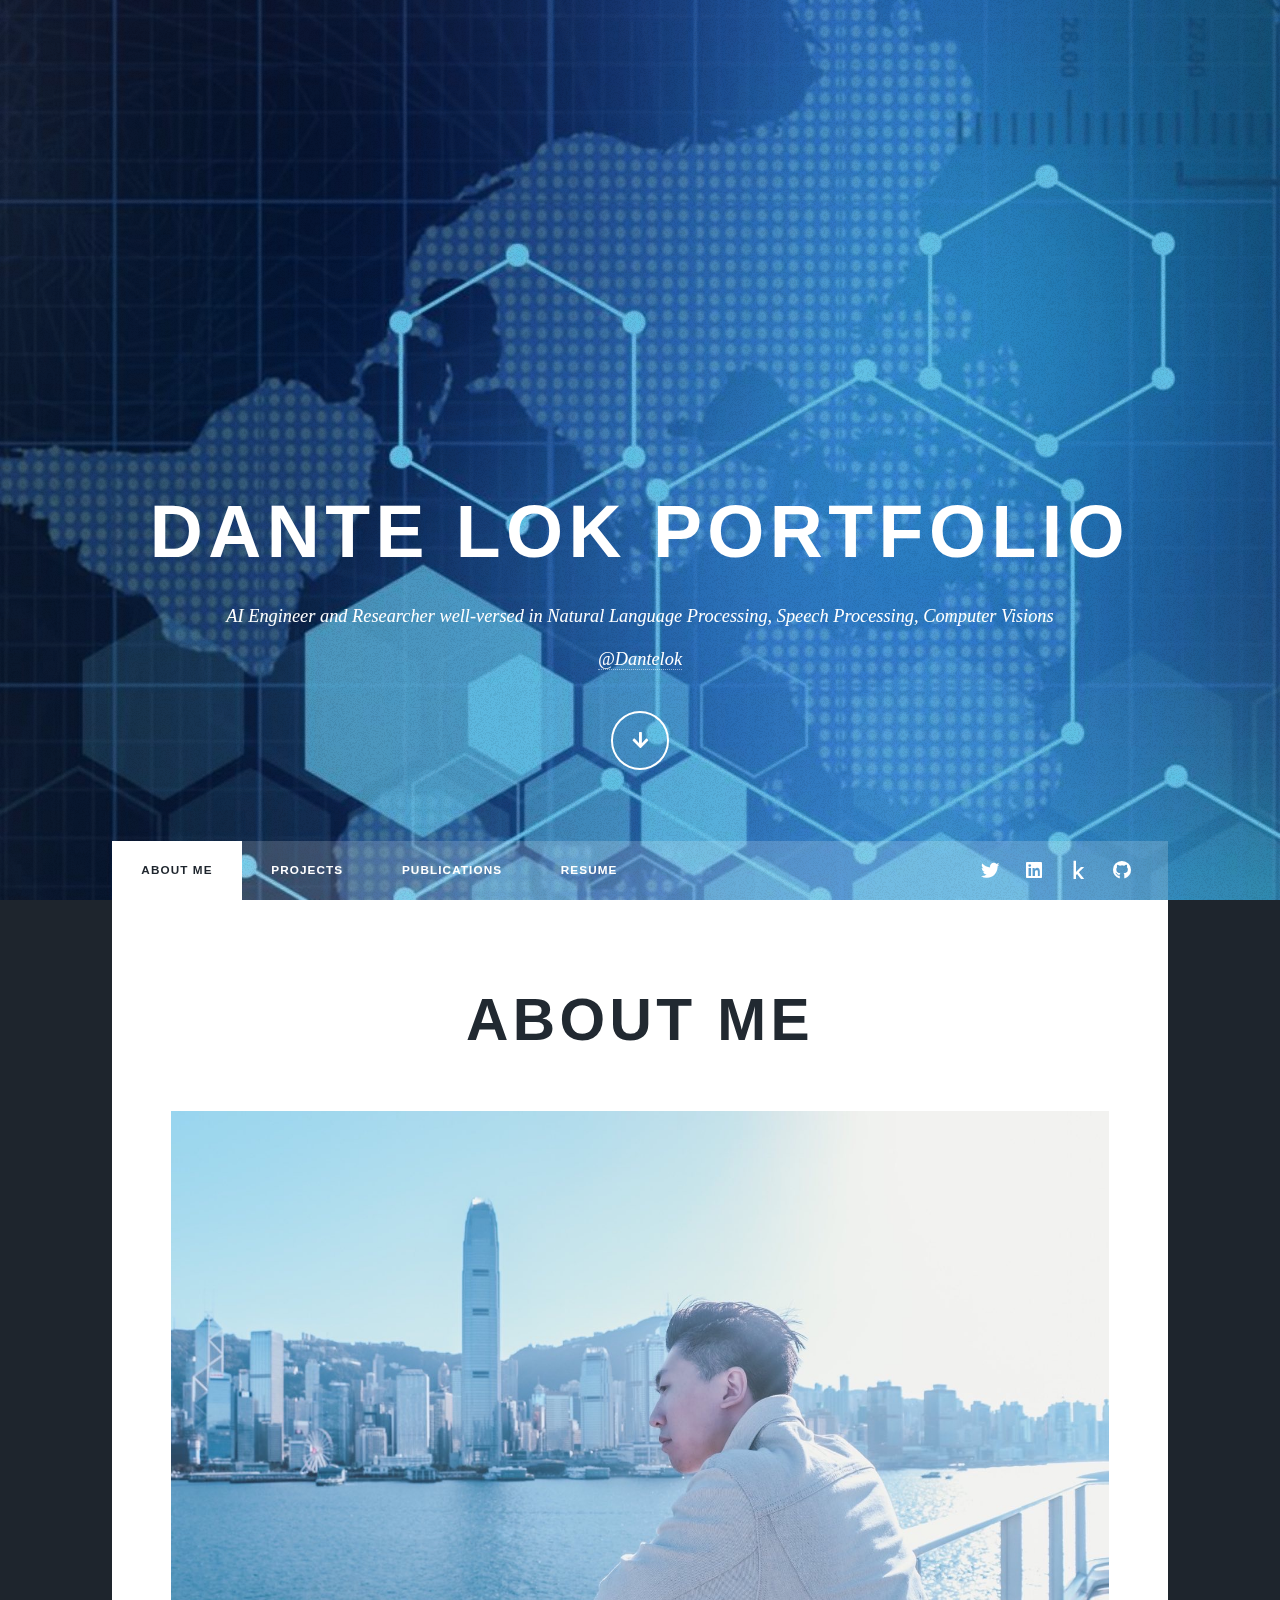
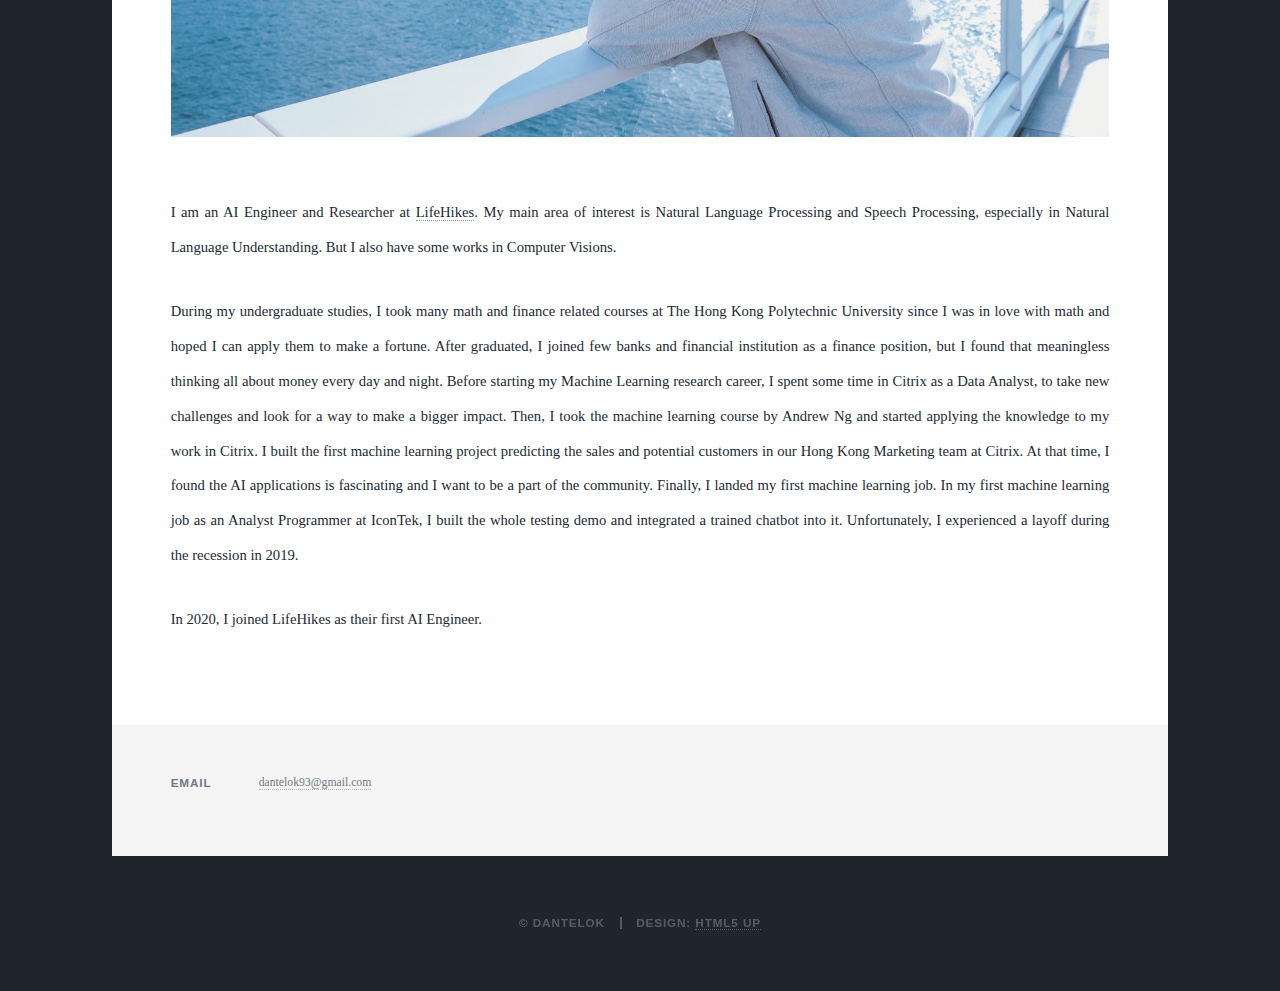
<file: index.html>
<!DOCTYPE HTML>
<html>
	<head>
		<title>Dante Lok Portfolio</title>
		<meta charset="utf-8" />
		<meta name="viewport" content="width=device-width, initial-scale=1, user-scalable=no" />
		<link rel="stylesheet" href="assets/css/main.css" />
		<noscript><link rel="stylesheet" href="assets/css/noscript.css" /></noscript>
	</head>
	<body class="is-preload">

		<!-- Wrapper -->
			<div id="wrapper" class="fade-in">

				<!-- Intro -->
					<div id="intro">
						<h1>Dante Lok Portfolio</h1>
						<p>AI Engineer and Researcher well-versed in Natural Language Processing, Speech Processing, Computer Visions <br><a href="https://github.com/dantelok">@Dantelok</a></p>
						<ul class="actions">
							<li><a href="#header" class="button icon solid solo fa-arrow-down scrolly">Continue</a></li>
						</ul>
					</div>
				<!-- Header -->
					<header id="header">
						<a href="index.html" class="logo">Dante Lok</a>
					</header>

				<!-- Nav -->
					<nav id="nav">
						<ul class="links">
							<li class="active"><a href="index.html">About Me</a></li>
							<li><a href="project.html">Projects</a></li>
							<li><a href="publications.html">Publications</a></li>
							<li><a href="resume.html">Resume</a></li>
						</ul>
						<ul class="icons">
							<li><a href="#" class="icon brands fa-twitter"><span class="label">Twitter</span></a></li>
							<li><a href="https://www.linkedin.com/in/dante-lok-2a09a5146/" class="icon brands fa-linkedin"><span class="label">Linkedin</span></a></li>
							<li><a href="https://www.kaggle.com/dantelok" class="icon brands fa-kaggle"><span class="label">Kaggle</span></a></li>
							<li><a href="https://github.com/dantelok" class="icon brands fa-github"><span class="label">GitHub</span></a></li>
						</ul>
					</nav>

				<!-- Main -->
					<div id="main">
						<!-- Post -->
						<section class="post">
							<header class="major">
								<h1>About me</h1>
							</header>
							<div class="image main"><img src="images/profile.jpg" alt="" /></div>
							<p>I am an AI Engineer and Researcher at <a href="https://owntheroom.com/own-the-room-by-lifehikes/lifehikes/">LifeHikes</a>. 
								My main area of interest is Natural Language Processing and Speech Processing, especially in Natural Language Understanding. But I also have some works in Computer Visions.
							</p>
							<p>During my undergraduate studies, I took many math and finance related courses at The Hong Kong Polytechnic University since I was in love with math and hoped I can apply them to make a fortune.
								After graduated, I joined few banks and financial institution as a finance position, but I found that meaningless thinking all about money every day and night.
								Before starting my Machine Learning research career, I spent some time in Citrix as a Data Analyst, to take new challenges and look for a way to make a bigger impact.
								Then, I took the machine learning course by Andrew Ng and started applying the knowledge to my work in Citrix. I built the first machine learning project predicting the sales and potential customers in our Hong Kong Marketing team at Citrix.
								At that time, I found the AI applications is fascinating and I want to be a part of the community. Finally, I landed my first machine learning job.
								In my first machine learning job as an Analyst Programmer at IconTek, I built the whole testing demo and integrated a trained chatbot into it.
								Unfortunately, I experienced a layoff during the recession in 2019.
							</p>
							<p> In 2020, I joined LifeHikes as their first AI Engineer. 
							</p>
						</section>
					</div>

				<!-- Footer -->
				<footer id="footer">
					<section class="split contact">
						<section>
							<h3>Email</h3>
							<p><a href="dantelok93@gmail.com">dantelok93@gmail.com</a></p>
						</section>
					</section>
				</footer>

				<!-- Copyright -->
					<div id="copyright">
						<ul><li>&copy; DanteLok</li><li>Design: <a href="https://html5up.net">HTML5 UP</a></li></ul>
					</div>

			</div>

		<!-- Scripts -->
			<script src="assets/js/jquery.min.js"></script>
			<script src="assets/js/jquery.scrollex.min.js"></script>
			<script src="assets/js/jquery.scrolly.min.js"></script>
			<script src="assets/js/browser.min.js"></script>
			<script src="assets/js/breakpoints.min.js"></script>
			<script src="assets/js/util.js"></script>
			<script src="assets/js/main.js"></script>

	</body>
</html>
</file>
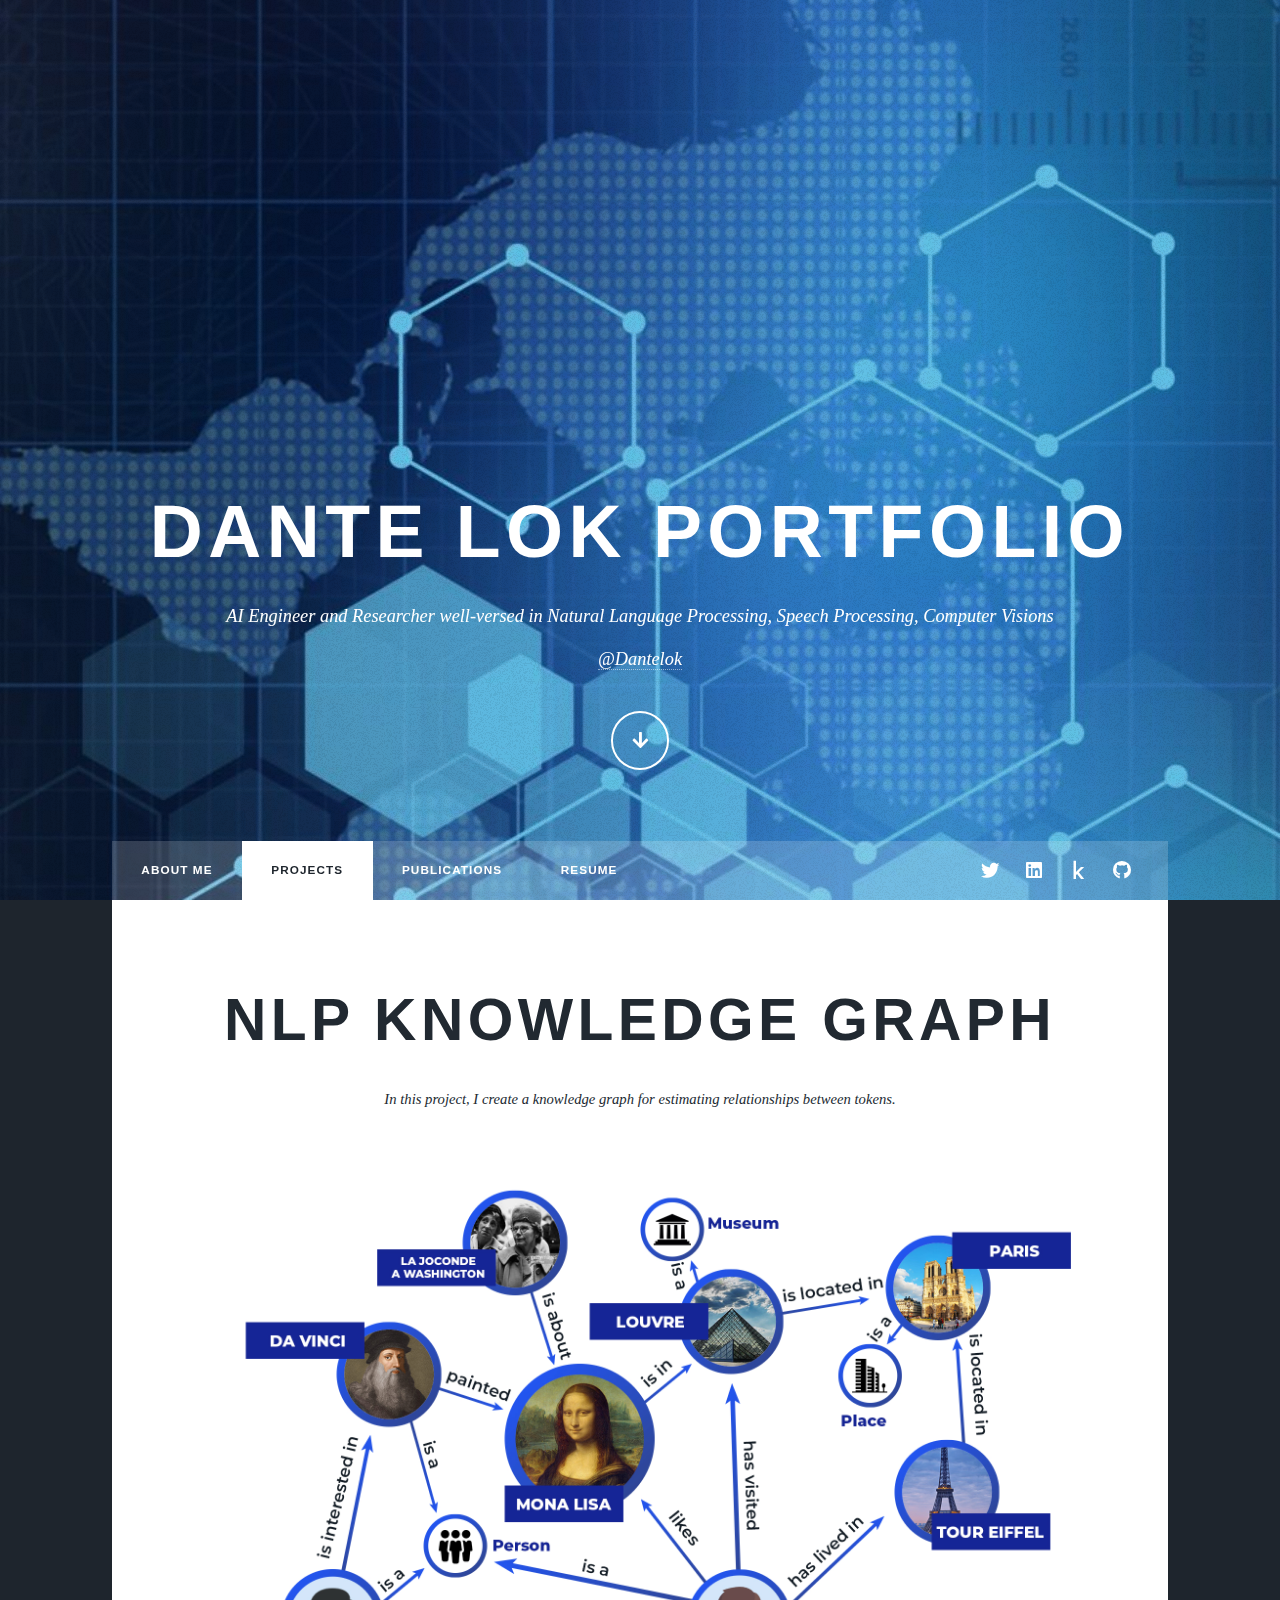
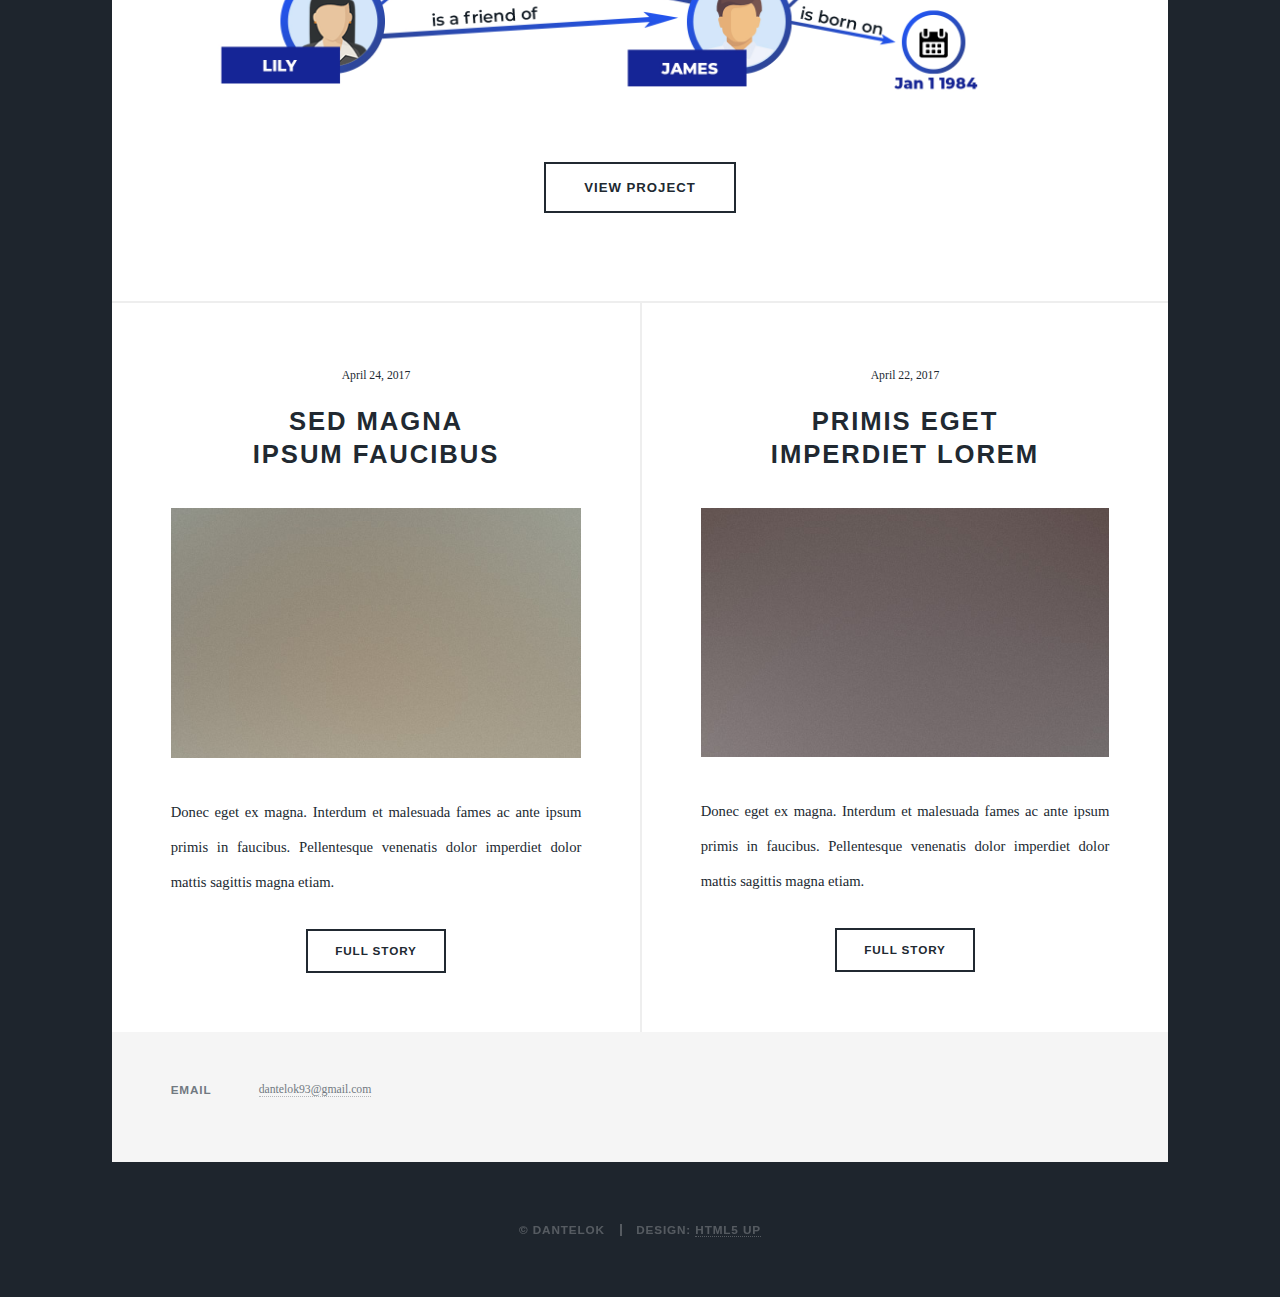
<file: project.html>
<!DOCTYPE HTML>
<html>
	<head>
		<title>Dante Lok Portfolio</title>
		<meta charset="utf-8" />
		<meta name="viewport" content="width=device-width, initial-scale=1, user-scalable=no" />
		<link rel="stylesheet" href="assets/css/main.css" />
		<noscript><link rel="stylesheet" href="assets/css/noscript.css" /></noscript>
	</head>
	<body class="is-preload">

		<!-- Wrapper -->
			<div id="wrapper" class="fade-in">

				<!-- Intro -->
					<div id="intro">
						<h1>Dante Lok Portfolio</h1>
						<p>AI Engineer and Researcher well-versed in Natural Language Processing, Speech Processing, Computer Visions <br><a href="https://github.com/dantelok">@Dantelok</a></p>
						<ul class="actions">
							<li><a href="#header" class="button icon solid solo fa-arrow-down scrolly">Continue</a></li>
						</ul>
					</div>
				<!-- Header -->
					<header id="header">
						<a href="index.html" class="logo">Dante Lok</a>
					</header>

				<!-- Nav -->
					<nav id="nav">
						<ul class="links">
							<li><a href="index.html">About Me</a></li>
							<li class="active"><a href="project.html">Projects</a></li>
							<li><a href="publications.html">Publications</a></li>
							<li><a href="resume.html">Resume</a></li>
						</ul>
						<ul class="icons">
							<li><a href="#" class="icon brands fa-twitter"><span class="label">Twitter</span></a></li>
							<li><a href="https://www.linkedin.com/in/dante-lok-2a09a5146/" class="icon brands fa-linkedin"><span class="label">Linkedin</span></a></li>
							<li><a href="https://www.kaggle.com/dantelok" class="icon brands fa-kaggle"><span class="label">Kaggle</span></a></li>
							<li><a href="https://github.com/dantelok" class="icon brands fa-github"><span class="label">GitHub</span></a></li>
						</ul>
					</nav>

				<!-- Main -->
					<div id="main">

						<!-- Featured Post -->
							<article class="post featured">
								<header class="major">
									<h2><a href="https://www.kaggle.com/code/dantelok/revised-knowledge-graph">NLP knowledge Graph</a></h2>
									<p>In this project, I create a knowledge graph for estimating relationships between tokens.</p>
								</header>
								<a href="#" class="image main"><img src="images/knowledge_graph.jpg" alt="" /></a>
								<ul class="actions special">
									<li><a href="https://www.kaggle.com/code/dantelok/revised-knowledge-graph" class="button large">View Project</a></li>
								</ul>
							</article>

						<!-- Posts -->
							<section class="posts">
								<article>
									<header>
										<span class="date">April 24, 2017</span>
										<h2><a href="#">Sed magna<br />
										ipsum faucibus</a></h2>
									</header>
									<a href="#" class="image fit"><img src="images/pic02.jpg" alt="" /></a>
									<p>Donec eget ex magna. Interdum et malesuada fames ac ante ipsum primis in faucibus. Pellentesque venenatis dolor imperdiet dolor mattis sagittis magna etiam.</p>
									<ul class="actions special">
										<li><a href="#" class="button">Full Story</a></li>
									</ul>
								</article>
								<article>
									<header>
										<span class="date">April 22, 2017</span>
										<h2><a href="#">Primis eget<br />
										imperdiet lorem</a></h2>
									</header>
									<a href="#" class="image fit"><img src="images/pic03.jpg" alt="" /></a>
									<p>Donec eget ex magna. Interdum et malesuada fames ac ante ipsum primis in faucibus. Pellentesque venenatis dolor imperdiet dolor mattis sagittis magna etiam.</p>
									<ul class="actions special">
										<li><a href="#" class="button">Full Story</a></li>
									</ul>
								</article>
							</section>

					</div>

				<!-- Footer -->
					<footer id="footer">
						<section class="split contact">
							<section>
								<h3>Email</h3>
								<p><a href="dantelok93@gmail.com">dantelok93@gmail.com</a></p>
							</section>
						</section>
					</footer>

				<!-- Copyright -->
					<div id="copyright">
						<ul><li>&copy; DanteLok</li><li>Design: <a href="https://html5up.net">HTML5 UP</a></li></ul>
					</div>

			</div>

		<!-- Scripts -->
			<script src="assets/js/jquery.min.js"></script>
			<script src="assets/js/jquery.scrollex.min.js"></script>
			<script src="assets/js/jquery.scrolly.min.js"></script>
			<script src="assets/js/browser.min.js"></script>
			<script src="assets/js/breakpoints.min.js"></script>
			<script src="assets/js/util.js"></script>
			<script src="assets/js/main.js"></script>

	</body>
</html>
</file>
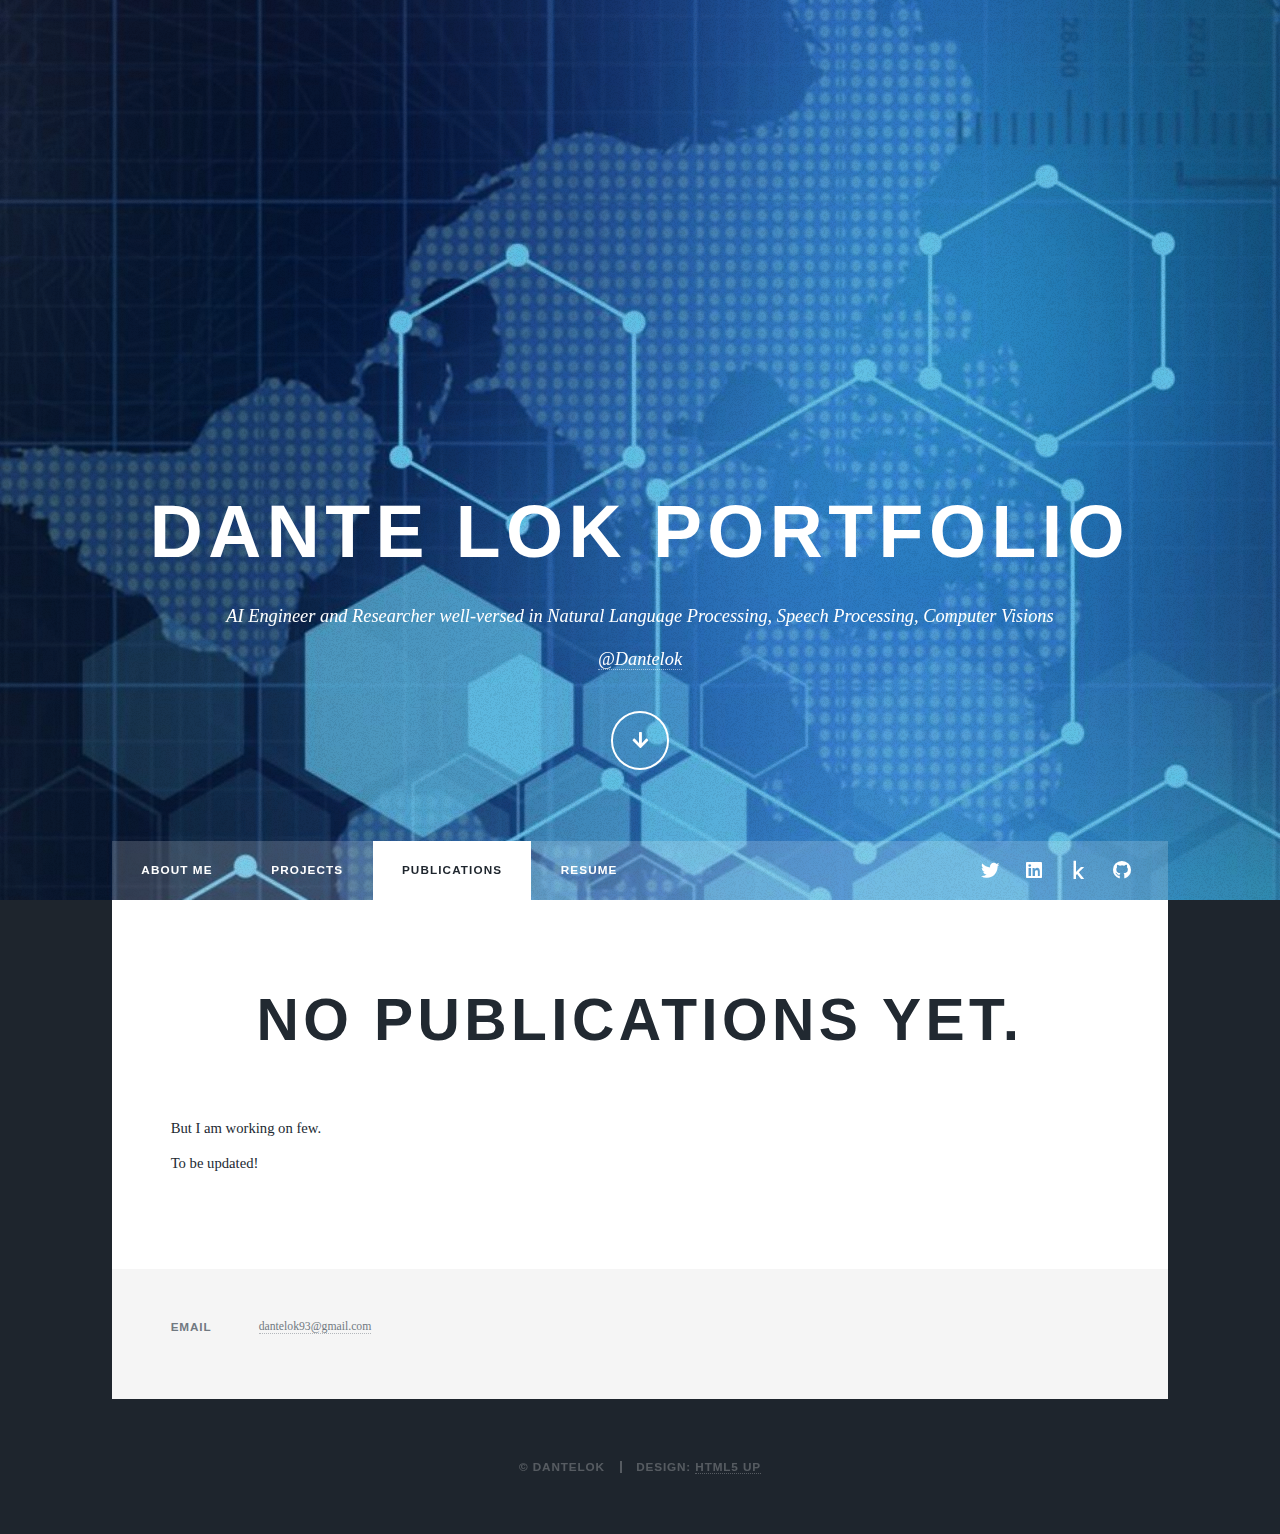
<file: publications.html>
<!DOCTYPE HTML>
<!--
	Massively by HTML5 UP
	html5up.net | @ajlkn
	Free for personal and commercial use under the CCA 3.0 license (html5up.net/license)
-->
<html>
	<head>
		<title>Dante Lok Portfolio</title>
		<meta charset="utf-8" />
		<meta name="viewport" content="width=device-width, initial-scale=1, user-scalable=no" />
		<link rel="stylesheet" href="assets/css/main.css" />
		<noscript><link rel="stylesheet" href="assets/css/noscript.css" /></noscript>
	</head>
	<body class="is-preload">

		<!-- Wrapper -->
			<div id="wrapper">
				<!-- Intro -->
				<div id="intro">
					<h1>Dante Lok Portfolio</h1>
					<p>AI Engineer and Researcher well-versed in Natural Language Processing, Speech Processing, Computer Visions <br><a href="https://github.com/dantelok">@Dantelok</a></p>
					<ul class="actions">
						<li><a href="#header" class="button icon solid solo fa-arrow-down scrolly">Continue</a></li>
					</ul>
				</div>

				<!-- Header -->
					<header id="header">
						<a href="index.html" class="logo">Dante Lok</a>
					</header>

				<!-- Nav -->
				<nav id="nav">
					<ul class="links">
						<li><a href="index.html">About Me</a></li>
						<li><a href="project.html">Projects</a></li>
						<li class="active"><a href="publications.html">Publications</a></li>
						<li><a href="resume.html">Resume</a></li>
					</ul>
					<ul class="icons">
						<li><a href="#" class="icon brands fa-twitter"><span class="label">Twitter</span></a></li>
						<li><a href="https://www.linkedin.com/in/dante-lok-2a09a5146/" class="icon brands fa-linkedin"><span class="label">Linkedin</span></a></li>
						<li><a href="https://www.kaggle.com/dantelok" class="icon brands fa-kaggle"><span class="label">Kaggle</span></a></li>
						<li><a href="https://github.com/dantelok" class="icon brands fa-github"><span class="label">GitHub</span></a></li>
					</ul>
				</nav>

				<!-- Main -->
					<div id="main">

						<!-- Post -->
							<section class="post">
								<header class="major">
									<h1>No Publications Yet.</h1>
								</header>
								<p>But I am working on few. <br>To be updated!</p>
							</section>

					</div>

				<!-- Footer -->
				<footer id="footer">
					<section class="split contact">
						<section>
							<h3>Email</h3>
							<p><a href="dantelok93@gmail.com">dantelok93@gmail.com</a></p>
						</section>
					</section>
				</footer>

				<!-- Copyright -->
					<div id="copyright">
						<ul><li>&copy; DanteLok</li><li>Design: <a href="https://html5up.net">HTML5 UP</a></li></ul>
					</div>

			</div>

		<!-- Scripts -->
			<script src="assets/js/jquery.min.js"></script>
			<script src="assets/js/jquery.scrollex.min.js"></script>
			<script src="assets/js/jquery.scrolly.min.js"></script>
			<script src="assets/js/browser.min.js"></script>
			<script src="assets/js/breakpoints.min.js"></script>
			<script src="assets/js/util.js"></script>
			<script src="assets/js/main.js"></script>

	</body>
</html>
</file>
<file: assets/css/main.css>
@import url(fontawesome-all.min.css);
/* @import url("https://fonts.googleapis.com/css?family=Merriweather:300,700,300italic,700italic|Source+Sans+Pro:900"); */
@import url('https://fonts.googleapis.com/css2?family=Inter:wght@100;200;300;400;500;600;700&display=swap');

/*
	Massively by HTML5 UP
	html5up.net | @ajlkn
	Free for personal and commercial use under the CCA 3.0 license (html5up.net/license)
*/

html, body, div, span, applet, object,
iframe, h1, h2, h3, h4, h5, h6, p, blockquote,
pre, a, abbr, acronym, address, big, cite,
code, del, dfn, em, img, ins, kbd, q, s, samp,
small, strike, strong, sub, sup, tt, var, b,
u, i, center, dl, dt, dd, ol, ul, li, fieldset,
form, label, legend, table, caption, tbody,
tfoot, thead, tr, th, td, article, aside,
canvas, details, embed, figure, figcaption,
footer, header, hgroup, menu, nav, output, ruby,
section, summary, time, mark, audio, video {
	margin: 0;
	padding: 0;
	border: 0;
	font-size: 100%;
	font: inherit;
	vertical-align: baseline;
}

article, aside, details, figcaption, figure,
footer, header, hgroup, menu, nav, section {
	display: block;}

body {
	line-height: 1;
}

ol, ul {
	list-style: none;
}

blockquote, q {
	quotes: none;
}

	blockquote:before, blockquote:after, q:before, q:after {
		content: '';
		content: none;
	}

table {
	border-collapse: collapse;
	border-spacing: 0;
}

body {
	-webkit-text-size-adjust: none;
}

mark {
	background-color: transparent;
	color: inherit;
}

input::-moz-focus-inner {
	border: 0;
	padding: 0;
}

input, select, textarea {
	-moz-appearance: none;
	-webkit-appearance: none;
	-ms-appearance: none;
	appearance: none;
}

/* Common Style */
img {
	width: 100%;
}

.description {
	font-size: 1rem;
	font-weight: 400;
	color:#717981
}

.title {
	color:cornflowerblue;
	font-weight: 700;
	font-size: 2rem;
	text-transform: uppercase;
	margin-top: 2rem;
}

.item_preTitle {
	color: #909498;
	font-size: 1rem;
	font-weight: 300;
	margin-bottom: 0rem;
	margin-top: -1rem;
}

.item_title {
	font-size: 1.3rem;
	font-weight: 700;
	margin: 0rem 0;
}

.item_subtitle {
	font-size: 1rem;
	color: var(--text-color);
	font-weight: 400;
}

.item_smallTitle {
	font-size: 1rem;
	font-weight: 600;
	margin-bottom: 0rem;
}

/* layout */
.container {
	max-width: 2400px;
	width: 100%;
	margin: 0 auto;
	display: grid;
	padding: 5rem;
	grid-template-columns: 2fr 2fr;
	gap: 4rem;
}

@media only screen and (max-width: 968px) {
	.container {
		width: 100%;
		grid-template-columns: 1fr;
		padding: 3rem;
		gap: 7rem;
	}
	.profile_container {
		flex-direction: column;
	}
}

.profile {
	grid-column: 1 / -1;
	margin-bottom: 2rem;
}

/* Profile */
.profile_container {
	display: flex;
	gap: 2rem;
}

.profile_profileImg {
	max-width: 250px;
}

.profile_name_firstName {
	color: navy;
	font-weight: 200;
	font-size: clamp(2rem, 8vw, 4rem);
	text-transform: uppercase;
	display: block;
	margin-bottom: -0.8rem;
}

.profile_name_lastName {
	color: var(--primary-color);
	font-weight: 50;
	font-size: clamp(1rem, 4vw, 2rem);
	text-transform: uppercase;
	display: block;
	margin-left: 15rem;
}

.profile_title {
	font-size: 1.5rem;
	font-weight: 200;
	text-transform: uppercase;
}

/* Expertise */
.skill_list {
	margin-top: 1rem;
	margin-left: 2rem;
	line-height: 2;
}

/* Education */
.edu_item {
	margin-top: 1rem;
	line-height: 2;
}

/* Certification */
.certification_item {
	margin-top: 1rem;
}

.cert_title {
	font-size: 0.95rem;
	font-weight: 700;
	margin-top: 0rem;
	margin-bottom: 0.8rem 0;
}

/* Experience */
.exp_item {
	margin-top: 1rem;
}

.exp_title {
	color:#18bfef;
	font-size: 1.3rem;
	font-weight: 700;
	margin: 0rem 0;
}

.achieve_list {
	margin-top: -2rem;
}

/* Basic */

	@-ms-viewport {
		width: device-width;
	}

	body {
		-ms-overflow-style: scrollbar;
	}

	@media screen and (max-width: 480px) {

		html, body {
			min-width: 320px;
		}

	}

	html {
		box-sizing: border-box;
	}

	*, *:before, *:after {
		box-sizing: inherit;
	}

	body {
		background-color: #1e252d;
	}

		body.is-preload *, body.is-preload *:before, body.is-preload *:after {
			-moz-animation: none !important;
			-webkit-animation: none !important;
			-ms-animation: none !important;
			animation: none !important;
			-moz-transition: none !important;
			-webkit-transition: none !important;
			-ms-transition: none !important;
			transition: none !important;
		}

/* Type */

	html {
		font-size: 16pt;
	}

		@media screen and (max-width: 1680px) {

			html {
				font-size: 12pt;
			}

		}

		@media screen and (max-width: 1280px) {

			html {
				font-size: 11pt;
			}

		}

		@media screen and (max-width: 360px) {

			html {
				font-size: 10pt;
			}

		}

	body {
		color: #212931;
	}

	body, input, select, textarea {
		font-family: "Merriweather", Georgia, serif;
		font-weight: 300;
		font-size: 1rem;
		line-height: 2.375;
	}

	a {
		-moz-transition: color 0.2s ease-in-out, background-color 0.2s ease-in-out, border-color 0.2s ease-in-out, box-shadow 0.2s ease-in-out;
		-webkit-transition: color 0.2s ease-in-out, background-color 0.2s ease-in-out, border-color 0.2s ease-in-out, box-shadow 0.2s ease-in-out;
		-ms-transition: color 0.2s ease-in-out, background-color 0.2s ease-in-out, border-color 0.2s ease-in-out, box-shadow 0.2s ease-in-out;
		transition: color 0.2s ease-in-out, background-color 0.2s ease-in-out, border-color 0.2s ease-in-out, box-shadow 0.2s ease-in-out;
		border-bottom: dotted 1px;
		text-decoration: none;
	}

		a:hover {
			border-bottom-color: transparent;
		}

	strong, b {
		font-weight: 600;
	}

	em, i {
		font-style: italic;
	}

	p {
		text-align: justify;
		margin: 0 0 2rem 0;
	}

	h1, h2, h3, h4, h5, h6 {
		font-family: "Source Sans Pro", Helvetica, sans-serif;
		font-weight: 900;
		line-height: 1.5;
		letter-spacing: 0.075em;
		text-transform: uppercase;
		margin: 0 0 1rem 0;
	}

		h1 a, h2 a, h3 a, h4 a, h5 a, h6 a {
			border-bottom: 0;
			color: inherit;
			text-decoration: none;
		}

	h1 {
		font-size: 4rem;
		line-height: 1.1;
		margin: 0 0 2rem 0;
	}

	h2 {
		font-size: 1.75rem;
		line-height: 1.3;
		margin: 0 0 1.5rem 0;
	}

	h3 {
		font-size: 1.25rem;
		margin: 0 0 1.5rem 0;
	}

	h4 {
		font-size: 1rem;
	}

	h5 {
		font-size: 0.9rem;
	}

	h6 {
		font-size: 0.8rem;
	}

	sub {
		font-size: 0.8rem;
		position: relative;
		top: 0.5rem;
	}

	sup {
		font-size: 0.8rem;
		position: relative;
		top: -0.5rem;
	}

	blockquote {
		border-left: solid 4px;
		font-style: italic;
		margin: 0 0 2rem 0;
		padding: 0.5rem 0 0.5rem 2rem;
	}

	code {
		border: solid 2px;
		font-family: "Courier New", monospace;
		font-size: 0.9rem;
		margin: 0 0.25rem;
		padding: 0.25rem 0.65rem;
	}

	pre {
		-webkit-overflow-scrolling: touch;
		font-family: "Courier New", monospace;
		font-size: 0.9rem;
		margin: 0 0 2rem 0;
	}

		pre code {
			display: block;
			line-height: 1.75;
			padding: 1rem 1.5rem;
			overflow-x: auto;
		}

	hr {
		border: 0;
		border-bottom: solid 2px;
		margin: 3rem 0;
	}

		hr.major {
			margin: 5rem 0;
		}

	.align-left {
		text-align: left;
	}

	.align-center {
		text-align: center;
	}

	.align-right {
		text-align: right;
	}

	input, select, textarea {
		color: #212931;
	}

	a {
		color: #212931;
		border-bottom-color: rgba(33, 41, 49, 0.5);
	}

		a:hover {
			border-bottom-color: transparent;
			color: #18bfef !important;
		}

	strong, b {
		color: #212931;
	}

	h1, h2, h3, h4, h5, h6 {
		color: #212931;
	}

	blockquote {
		border-left-color: #eeeeee;
	}

	code {
		background: rgba(220, 220, 220, 0.25);
		border-color: #eeeeee;
	}

	hr {
		border-bottom-color: #eeeeee;
	}

/* Row */

	.row {
		display: flex;
		flex-wrap: wrap;
		box-sizing: border-box;
		align-items: stretch;
	}

		.row > * {
			box-sizing: border-box;
		}

		.row.gtr-uniform > * > :last-child {
			margin-bottom: 0;
		}

		.row.aln-left {
			justify-content: flex-start;
		}

		.row.aln-center {
			justify-content: center;
		}

		.row.aln-right {
			justify-content: flex-end;
		}

		.row.aln-top {
			align-items: flex-start;
		}

		.row.aln-middle {
			align-items: center;
		}

		.row.aln-bottom {
			align-items: flex-end;
		}

		.row > .imp {
			order: -1;
		}

		.row > .col-1 {
			width: 8.33333%;
		}

		.row > .off-1 {
			margin-left: 8.33333%;
		}

		.row > .col-2 {
			width: 16.66667%;
		}

		.row > .off-2 {
			margin-left: 16.66667%;
		}

		.row > .col-3 {
			width: 25%;
		}

		.row > .off-3 {
			margin-left: 25%;
		}

		.row > .col-4 {
			width: 33.33333%;
		}

		.row > .off-4 {
			margin-left: 33.33333%;
		}

		.row > .col-5 {
			width: 41.66667%;
		}

		.row > .off-5 {
			margin-left: 41.66667%;
		}

		.row > .col-6 {
			width: 50%;
		}

		.row > .off-6 {
			margin-left: 50%;
		}

		.row > .col-7 {
			width: 58.33333%;
		}

		.row > .off-7 {
			margin-left: 58.33333%;
		}

		.row > .col-8 {
			width: 66.66667%;
		}

		.row > .off-8 {
			margin-left: 66.66667%;
		}

		.row > .col-9 {
			width: 75%;
		}

		.row > .off-9 {
			margin-left: 75%;
		}

		.row > .col-10 {
			width: 83.33333%;
		}

		.row > .off-10 {
			margin-left: 83.33333%;
		}

		.row > .col-11 {
			width: 91.66667%;
		}

		.row > .off-11 {
			margin-left: 91.66667%;
		}

		.row > .col-12 {
			width: 100%;
		}

		.row > .off-12 {
			margin-left: 100%;
		}

		.row.gtr-0 {
			margin-top: 0;
			margin-left: 0rem;
		}

			.row.gtr-0 > * {
				padding: 0 0 0 0rem;
			}

			.row.gtr-0.gtr-uniform {
				margin-top: 0rem;
			}

				.row.gtr-0.gtr-uniform > * {
					padding-top: 0rem;
				}

		.row.gtr-25 {
			margin-top: 0;
			margin-left: -0.375rem;
		}

			.row.gtr-25 > * {
				padding: 0 0 0 0.375rem;
			}

			.row.gtr-25.gtr-uniform {
				margin-top: -0.375rem;
			}

				.row.gtr-25.gtr-uniform > * {
					padding-top: 0.375rem;
				}

		.row.gtr-50 {
			margin-top: 0;
			margin-left: -0.75rem;
		}

			.row.gtr-50 > * {
				padding: 0 0 0 0.75rem;
			}

			.row.gtr-50.gtr-uniform {
				margin-top: -0.75rem;
			}

				.row.gtr-50.gtr-uniform > * {
					padding-top: 0.75rem;
				}

		.row {
			margin-top: 0;
			margin-left: -1.5rem;
		}

			.row > * {
				padding: 0 0 0 1.5rem;
			}

			.row.gtr-uniform {
				margin-top: -1.5rem;
			}

				.row.gtr-uniform > * {
					padding-top: 1.5rem;
				}

		.row.gtr-150 {
			margin-top: 0;
			margin-left: -2.25rem;
		}

			.row.gtr-150 > * {
				padding: 0 0 0 2.25rem;
			}

			.row.gtr-150.gtr-uniform {
				margin-top: -2.25rem;
			}

				.row.gtr-150.gtr-uniform > * {
					padding-top: 2.25rem;
				}

		.row.gtr-200 {
			margin-top: 0;
			margin-left: -3rem;
		}

			.row.gtr-200 > * {
				padding: 0 0 0 3rem;
			}

			.row.gtr-200.gtr-uniform {
				margin-top: -3rem;
			}

				.row.gtr-200.gtr-uniform > * {
					padding-top: 3rem;
				}

		@media screen and (max-width: 1680px) {

			.row {
				display: flex;
				flex-wrap: wrap;
				box-sizing: border-box;
				align-items: stretch;
			}

				.row > * {
					box-sizing: border-box;
				}

				.row.gtr-uniform > * > :last-child {
					margin-bottom: 0;
				}

				.row.aln-left {
					justify-content: flex-start;
				}

				.row.aln-center {
					justify-content: center;
				}

				.row.aln-right {
					justify-content: flex-end;
				}

				.row.aln-top {
					align-items: flex-start;
				}

				.row.aln-middle {
					align-items: center;
				}

				.row.aln-bottom {
					align-items: flex-end;
				}

				.row > .imp-xlarge {
					order: -1;
				}

				.row > .col-1-xlarge {
					width: 8.33333%;
				}

				.row > .off-1-xlarge {
					margin-left: 8.33333%;
				}

				.row > .col-2-xlarge {
					width: 16.66667%;
				}

				.row > .off-2-xlarge {
					margin-left: 16.66667%;
				}

				.row > .col-3-xlarge {
					width: 25%;
				}

				.row > .off-3-xlarge {
					margin-left: 25%;
				}

				.row > .col-4-xlarge {
					width: 33.33333%;
				}

				.row > .off-4-xlarge {
					margin-left: 33.33333%;
				}

				.row > .col-5-xlarge {
					width: 41.66667%;
				}

				.row > .off-5-xlarge {
					margin-left: 41.66667%;
				}

				.row > .col-6-xlarge {
					width: 50%;
				}

				.row > .off-6-xlarge {
					margin-left: 50%;
				}

				.row > .col-7-xlarge {
					width: 58.33333%;
				}

				.row > .off-7-xlarge {
					margin-left: 58.33333%;
				}

				.row > .col-8-xlarge {
					width: 66.66667%;
				}

				.row > .off-8-xlarge {
					margin-left: 66.66667%;
				}

				.row > .col-9-xlarge {
					width: 75%;
				}

				.row > .off-9-xlarge {
					margin-left: 75%;
				}

				.row > .col-10-xlarge {
					width: 83.33333%;
				}

				.row > .off-10-xlarge {
					margin-left: 83.33333%;
				}

				.row > .col-11-xlarge {
					width: 91.66667%;
				}

				.row > .off-11-xlarge {
					margin-left: 91.66667%;
				}

				.row > .col-12-xlarge {
					width: 100%;
				}

				.row > .off-12-xlarge {
					margin-left: 100%;
				}

				.row.gtr-0 {
					margin-top: 0;
					margin-left: 0rem;
				}

					.row.gtr-0 > * {
						padding: 0 0 0 0rem;
					}

					.row.gtr-0.gtr-uniform {
						margin-top: 0rem;
					}

						.row.gtr-0.gtr-uniform > * {
							padding-top: 0rem;
						}

				.row.gtr-25 {
					margin-top: 0;
					margin-left: -0.375rem;
				}

					.row.gtr-25 > * {
						padding: 0 0 0 0.375rem;
					}

					.row.gtr-25.gtr-uniform {
						margin-top: -0.375rem;
					}

						.row.gtr-25.gtr-uniform > * {
							padding-top: 0.375rem;
						}

				.row.gtr-50 {
					margin-top: 0;
					margin-left: -0.75rem;
				}

					.row.gtr-50 > * {
						padding: 0 0 0 0.75rem;
					}

					.row.gtr-50.gtr-uniform {
						margin-top: -0.75rem;
					}

						.row.gtr-50.gtr-uniform > * {
							padding-top: 0.75rem;
						}

				.row {
					margin-top: 0;
					margin-left: -1.5rem;
				}

					.row > * {
						padding: 0 0 0 1.5rem;
					}

					.row.gtr-uniform {
						margin-top: -1.5rem;
					}

						.row.gtr-uniform > * {
							padding-top: 1.5rem;
						}

				.row.gtr-150 {
					margin-top: 0;
					margin-left: -2.25rem;
				}

					.row.gtr-150 > * {
						padding: 0 0 0 2.25rem;
					}

					.row.gtr-150.gtr-uniform {
						margin-top: -2.25rem;
					}

						.row.gtr-150.gtr-uniform > * {
							padding-top: 2.25rem;
						}

				.row.gtr-200 {
					margin-top: 0;
					margin-left: -3rem;
				}

					.row.gtr-200 > * {
						padding: 0 0 0 3rem;
					}

					.row.gtr-200.gtr-uniform {
						margin-top: -3rem;
					}

						.row.gtr-200.gtr-uniform > * {
							padding-top: 3rem;
						}

		}

		@media screen and (max-width: 1280px) {

			.row {
				display: flex;
				flex-wrap: wrap;
				box-sizing: border-box;
				align-items: stretch;
			}

				.row > * {
					box-sizing: border-box;
				}

				.row.gtr-uniform > * > :last-child {
					margin-bottom: 0;
				}

				.row.aln-left {
					justify-content: flex-start;
				}

				.row.aln-center {
					justify-content: center;
				}

				.row.aln-right {
					justify-content: flex-end;
				}

				.row.aln-top {
					align-items: flex-start;
				}

				.row.aln-middle {
					align-items: center;
				}

				.row.aln-bottom {
					align-items: flex-end;
				}

				.row > .imp-large {
					order: -1;
				}

				.row > .col-1-large {
					width: 8.33333%;
				}

				.row > .off-1-large {
					margin-left: 8.33333%;
				}

				.row > .col-2-large {
					width: 16.66667%;
				}

				.row > .off-2-large {
					margin-left: 16.66667%;
				}

				.row > .col-3-large {
					width: 25%;
				}

				.row > .off-3-large {
					margin-left: 25%;
				}

				.row > .col-4-large {
					width: 33.33333%;
				}

				.row > .off-4-large {
					margin-left: 33.33333%;
				}

				.row > .col-5-large {
					width: 41.66667%;
				}

				.row > .off-5-large {
					margin-left: 41.66667%;
				}

				.row > .col-6-large {
					width: 50%;
				}

				.row > .off-6-large {
					margin-left: 50%;
				}

				.row > .col-7-large {
					width: 58.33333%;
				}

				.row > .off-7-large {
					margin-left: 58.33333%;
				}

				.row > .col-8-large {
					width: 66.66667%;
				}

				.row > .off-8-large {
					margin-left: 66.66667%;
				}

				.row > .col-9-large {
					width: 75%;
				}

				.row > .off-9-large {
					margin-left: 75%;
				}

				.row > .col-10-large {
					width: 83.33333%;
				}

				.row > .off-10-large {
					margin-left: 83.33333%;
				}

				.row > .col-11-large {
					width: 91.66667%;
				}

				.row > .off-11-large {
					margin-left: 91.66667%;
				}

				.row > .col-12-large {
					width: 100%;
				}

				.row > .off-12-large {
					margin-left: 100%;
				}

				.row.gtr-0 {
					margin-top: 0;
					margin-left: 0rem;
				}

					.row.gtr-0 > * {
						padding: 0 0 0 0rem;
					}

					.row.gtr-0.gtr-uniform {
						margin-top: 0rem;
					}

						.row.gtr-0.gtr-uniform > * {
							padding-top: 0rem;
						}

				.row.gtr-25 {
					margin-top: 0;
					margin-left: -0.375rem;
				}

					.row.gtr-25 > * {
						padding: 0 0 0 0.375rem;
					}

					.row.gtr-25.gtr-uniform {
						margin-top: -0.375rem;
					}

						.row.gtr-25.gtr-uniform > * {
							padding-top: 0.375rem;
						}

				.row.gtr-50 {
					margin-top: 0;
					margin-left: -0.75rem;
				}

					.row.gtr-50 > * {
						padding: 0 0 0 0.75rem;
					}

					.row.gtr-50.gtr-uniform {
						margin-top: -0.75rem;
					}

						.row.gtr-50.gtr-uniform > * {
							padding-top: 0.75rem;
						}

				.row {
					margin-top: 0;
					margin-left: -1.5rem;
				}

					.row > * {
						padding: 0 0 0 1.5rem;
					}

					.row.gtr-uniform {
						margin-top: -1.5rem;
					}

						.row.gtr-uniform > * {
							padding-top: 1.5rem;
						}

				.row.gtr-150 {
					margin-top: 0;
					margin-left: -2.25rem;
				}

					.row.gtr-150 > * {
						padding: 0 0 0 2.25rem;
					}

					.row.gtr-150.gtr-uniform {
						margin-top: -2.25rem;
					}

						.row.gtr-150.gtr-uniform > * {
							padding-top: 2.25rem;
						}

				.row.gtr-200 {
					margin-top: 0;
					margin-left: -3rem;
				}

					.row.gtr-200 > * {
						padding: 0 0 0 3rem;
					}

					.row.gtr-200.gtr-uniform {
						margin-top: -3rem;
					}

						.row.gtr-200.gtr-uniform > * {
							padding-top: 3rem;
						}

		}

		@media screen and (max-width: 980px) {

			.row {
				display: flex;
				flex-wrap: wrap;
				box-sizing: border-box;
				align-items: stretch;
			}

				.row > * {
					box-sizing: border-box;
				}

				.row.gtr-uniform > * > :last-child {
					margin-bottom: 0;
				}

				.row.aln-left {
					justify-content: flex-start;
				}

				.row.aln-center {
					justify-content: center;
				}

				.row.aln-right {
					justify-content: flex-end;
				}

				.row.aln-top {
					align-items: flex-start;
				}

				.row.aln-middle {
					align-items: center;
				}

				.row.aln-bottom {
					align-items: flex-end;
				}

				.row > .imp-medium {
					order: -1;
				}

				.row > .col-1-medium {
					width: 8.33333%;
				}

				.row > .off-1-medium {
					margin-left: 8.33333%;
				}

				.row > .col-2-medium {
					width: 16.66667%;
				}

				.row > .off-2-medium {
					margin-left: 16.66667%;
				}

				.row > .col-3-medium {
					width: 25%;
				}

				.row > .off-3-medium {
					margin-left: 25%;
				}

				.row > .col-4-medium {
					width: 33.33333%;
				}

				.row > .off-4-medium {
					margin-left: 33.33333%;
				}

				.row > .col-5-medium {
					width: 41.66667%;
				}

				.row > .off-5-medium {
					margin-left: 41.66667%;
				}

				.row > .col-6-medium {
					width: 50%;
				}

				.row > .off-6-medium {
					margin-left: 50%;
				}

				.row > .col-7-medium {
					width: 58.33333%;
				}

				.row > .off-7-medium {
					margin-left: 58.33333%;
				}

				.row > .col-8-medium {
					width: 66.66667%;
				}

				.row > .off-8-medium {
					margin-left: 66.66667%;
				}

				.row > .col-9-medium {
					width: 75%;
				}

				.row > .off-9-medium {
					margin-left: 75%;
				}

				.row > .col-10-medium {
					width: 83.33333%;
				}

				.row > .off-10-medium {
					margin-left: 83.33333%;
				}

				.row > .col-11-medium {
					width: 91.66667%;
				}

				.row > .off-11-medium {
					margin-left: 91.66667%;
				}

				.row > .col-12-medium {
					width: 100%;
				}

				.row > .off-12-medium {
					margin-left: 100%;
				}

				.row.gtr-0 {
					margin-top: 0;
					margin-left: 0rem;
				}

					.row.gtr-0 > * {
						padding: 0 0 0 0rem;
					}

					.row.gtr-0.gtr-uniform {
						margin-top: 0rem;
					}

						.row.gtr-0.gtr-uniform > * {
							padding-top: 0rem;
						}

				.row.gtr-25 {
					margin-top: 0;
					margin-left: -0.375rem;
				}

					.row.gtr-25 > * {
						padding: 0 0 0 0.375rem;
					}

					.row.gtr-25.gtr-uniform {
						margin-top: -0.375rem;
					}

						.row.gtr-25.gtr-uniform > * {
							padding-top: 0.375rem;
						}

				.row.gtr-50 {
					margin-top: 0;
					margin-left: -0.75rem;
				}

					.row.gtr-50 > * {
						padding: 0 0 0 0.75rem;
					}

					.row.gtr-50.gtr-uniform {
						margin-top: -0.75rem;
					}

						.row.gtr-50.gtr-uniform > * {
							padding-top: 0.75rem;
						}

				.row {
					margin-top: 0;
					margin-left: -1.5rem;
				}

					.row > * {
						padding: 0 0 0 1.5rem;
					}

					.row.gtr-uniform {
						margin-top: -1.5rem;
					}

						.row.gtr-uniform > * {
							padding-top: 1.5rem;
						}

				.row.gtr-150 {
					margin-top: 0;
					margin-left: -2.25rem;
				}

					.row.gtr-150 > * {
						padding: 0 0 0 2.25rem;
					}

					.row.gtr-150.gtr-uniform {
						margin-top: -2.25rem;
					}

						.row.gtr-150.gtr-uniform > * {
							padding-top: 2.25rem;
						}

				.row.gtr-200 {
					margin-top: 0;
					margin-left: -3rem;
				}

					.row.gtr-200 > * {
						padding: 0 0 0 3rem;
					}

					.row.gtr-200.gtr-uniform {
						margin-top: -3rem;
					}

						.row.gtr-200.gtr-uniform > * {
							padding-top: 3rem;
						}

		}

		@media screen and (max-width: 736px) {

			.row {
				display: flex;
				flex-wrap: wrap;
				box-sizing: border-box;
				align-items: stretch;
			}

				.row > * {
					box-sizing: border-box;
				}

				.row.gtr-uniform > * > :last-child {
					margin-bottom: 0;
				}

				.row.aln-left {
					justify-content: flex-start;
				}

				.row.aln-center {
					justify-content: center;
				}

				.row.aln-right {
					justify-content: flex-end;
				}

				.row.aln-top {
					align-items: flex-start;
				}

				.row.aln-middle {
					align-items: center;
				}

				.row.aln-bottom {
					align-items: flex-end;
				}

				.row > .imp-small {
					order: -1;
				}

				.row > .col-1-small {
					width: 8.33333%;
				}

				.row > .off-1-small {
					margin-left: 8.33333%;
				}

				.row > .col-2-small {
					width: 16.66667%;
				}

				.row > .off-2-small {
					margin-left: 16.66667%;
				}

				.row > .col-3-small {
					width: 25%;
				}

				.row > .off-3-small {
					margin-left: 25%;
				}

				.row > .col-4-small {
					width: 33.33333%;
				}

				.row > .off-4-small {
					margin-left: 33.33333%;
				}

				.row > .col-5-small {
					width: 41.66667%;
				}

				.row > .off-5-small {
					margin-left: 41.66667%;
				}

				.row > .col-6-small {
					width: 50%;
				}

				.row > .off-6-small {
					margin-left: 50%;
				}

				.row > .col-7-small {
					width: 58.33333%;
				}

				.row > .off-7-small {
					margin-left: 58.33333%;
				}

				.row > .col-8-small {
					width: 66.66667%;
				}

				.row > .off-8-small {
					margin-left: 66.66667%;
				}

				.row > .col-9-small {
					width: 75%;
				}

				.row > .off-9-small {
					margin-left: 75%;
				}

				.row > .col-10-small {
					width: 83.33333%;
				}

				.row > .off-10-small {
					margin-left: 83.33333%;
				}

				.row > .col-11-small {
					width: 91.66667%;
				}

				.row > .off-11-small {
					margin-left: 91.66667%;
				}

				.row > .col-12-small {
					width: 100%;
				}

				.row > .off-12-small {
					margin-left: 100%;
				}

				.row.gtr-0 {
					margin-top: 0;
					margin-left: 0rem;
				}

					.row.gtr-0 > * {
						padding: 0 0 0 0rem;
					}

					.row.gtr-0.gtr-uniform {
						margin-top: 0rem;
					}

						.row.gtr-0.gtr-uniform > * {
							padding-top: 0rem;
						}

				.row.gtr-25 {
					margin-top: 0;
					margin-left: -0.375rem;
				}

					.row.gtr-25 > * {
						padding: 0 0 0 0.375rem;
					}

					.row.gtr-25.gtr-uniform {
						margin-top: -0.375rem;
					}

						.row.gtr-25.gtr-uniform > * {
							padding-top: 0.375rem;
						}

				.row.gtr-50 {
					margin-top: 0;
					margin-left: -0.75rem;
				}

					.row.gtr-50 > * {
						padding: 0 0 0 0.75rem;
					}

					.row.gtr-50.gtr-uniform {
						margin-top: -0.75rem;
					}

						.row.gtr-50.gtr-uniform > * {
							padding-top: 0.75rem;
						}

				.row {
					margin-top: 0;
					margin-left: -1.5rem;
				}

					.row > * {
						padding: 0 0 0 1.5rem;
					}

					.row.gtr-uniform {
						margin-top: -1.5rem;
					}

						.row.gtr-uniform > * {
							padding-top: 1.5rem;
						}

				.row.gtr-150 {
					margin-top: 0;
					margin-left: -2.25rem;
				}

					.row.gtr-150 > * {
						padding: 0 0 0 2.25rem;
					}

					.row.gtr-150.gtr-uniform {
						margin-top: -2.25rem;
					}

						.row.gtr-150.gtr-uniform > * {
							padding-top: 2.25rem;
						}

				.row.gtr-200 {
					margin-top: 0;
					margin-left: -3rem;
				}

					.row.gtr-200 > * {
						padding: 0 0 0 3rem;
					}

					.row.gtr-200.gtr-uniform {
						margin-top: -3rem;
					}

						.row.gtr-200.gtr-uniform > * {
							padding-top: 3rem;
						}

		}

		@media screen and (max-width: 480px) {

			.row {
				display: flex;
				flex-wrap: wrap;
				box-sizing: border-box;
				align-items: stretch;
			}

				.row > * {
					box-sizing: border-box;
				}

				.row.gtr-uniform > * > :last-child {
					margin-bottom: 0;
				}

				.row.aln-left {
					justify-content: flex-start;
				}

				.row.aln-center {
					justify-content: center;
				}

				.row.aln-right {
					justify-content: flex-end;
				}

				.row.aln-top {
					align-items: flex-start;
				}

				.row.aln-middle {
					align-items: center;
				}

				.row.aln-bottom {
					align-items: flex-end;
				}

				.row > .imp-xsmall {
					order: -1;
				}

				.row > .col-1-xsmall {
					width: 8.33333%;
				}

				.row > .off-1-xsmall {
					margin-left: 8.33333%;
				}

				.row > .col-2-xsmall {
					width: 16.66667%;
				}

				.row > .off-2-xsmall {
					margin-left: 16.66667%;
				}

				.row > .col-3-xsmall {
					width: 25%;
				}

				.row > .off-3-xsmall {
					margin-left: 25%;
				}

				.row > .col-4-xsmall {
					width: 33.33333%;
				}

				.row > .off-4-xsmall {
					margin-left: 33.33333%;
				}

				.row > .col-5-xsmall {
					width: 41.66667%;
				}

				.row > .off-5-xsmall {
					margin-left: 41.66667%;
				}

				.row > .col-6-xsmall {
					width: 50%;
				}

				.row > .off-6-xsmall {
					margin-left: 50%;
				}

				.row > .col-7-xsmall {
					width: 58.33333%;
				}

				.row > .off-7-xsmall {
					margin-left: 58.33333%;
				}

				.row > .col-8-xsmall {
					width: 66.66667%;
				}

				.row > .off-8-xsmall {
					margin-left: 66.66667%;
				}

				.row > .col-9-xsmall {
					width: 75%;
				}

				.row > .off-9-xsmall {
					margin-left: 75%;
				}

				.row > .col-10-xsmall {
					width: 83.33333%;
				}

				.row > .off-10-xsmall {
					margin-left: 83.33333%;
				}

				.row > .col-11-xsmall {
					width: 91.66667%;
				}

				.row > .off-11-xsmall {
					margin-left: 91.66667%;
				}

				.row > .col-12-xsmall {
					width: 100%;
				}

				.row > .off-12-xsmall {
					margin-left: 100%;
				}

				.row.gtr-0 {
					margin-top: 0;
					margin-left: 0rem;
				}

					.row.gtr-0 > * {
						padding: 0 0 0 0rem;
					}

					.row.gtr-0.gtr-uniform {
						margin-top: 0rem;
					}

						.row.gtr-0.gtr-uniform > * {
							padding-top: 0rem;
						}

				.row.gtr-25 {
					margin-top: 0;
					margin-left: -0.375rem;
				}

					.row.gtr-25 > * {
						padding: 0 0 0 0.375rem;
					}

					.row.gtr-25.gtr-uniform {
						margin-top: -0.375rem;
					}

						.row.gtr-25.gtr-uniform > * {
							padding-top: 0.375rem;
						}

				.row.gtr-50 {
					margin-top: 0;
					margin-left: -0.75rem;
				}

					.row.gtr-50 > * {
						padding: 0 0 0 0.75rem;
					}

					.row.gtr-50.gtr-uniform {
						margin-top: -0.75rem;
					}

						.row.gtr-50.gtr-uniform > * {
							padding-top: 0.75rem;
						}

				.row {
					margin-top: 0;
					margin-left: -1.5rem;
				}

					.row > * {
						padding: 0 0 0 1.5rem;
					}

					.row.gtr-uniform {
						margin-top: -1.5rem;
					}

						.row.gtr-uniform > * {
							padding-top: 1.5rem;
						}

				.row.gtr-150 {
					margin-top: 0;
					margin-left: -2.25rem;
				}

					.row.gtr-150 > * {
						padding: 0 0 0 2.25rem;
					}

					.row.gtr-150.gtr-uniform {
						margin-top: -2.25rem;
					}

						.row.gtr-150.gtr-uniform > * {
							padding-top: 2.25rem;
						}

				.row.gtr-200 {
					margin-top: 0;
					margin-left: -3rem;
				}

					.row.gtr-200 > * {
						padding: 0 0 0 3rem;
					}

					.row.gtr-200.gtr-uniform {
						margin-top: -3rem;
					}

						.row.gtr-200.gtr-uniform > * {
							padding-top: 3rem;
						}

		}

		@media screen and (max-width: 360px) {

			.row {
				display: flex;
				flex-wrap: wrap;
				box-sizing: border-box;
				align-items: stretch;
			}

				.row > * {
					box-sizing: border-box;
				}

				.row.gtr-uniform > * > :last-child {
					margin-bottom: 0;
				}

				.row.aln-left {
					justify-content: flex-start;
				}

				.row.aln-center {
					justify-content: center;
				}

				.row.aln-right {
					justify-content: flex-end;
				}

				.row.aln-top {
					align-items: flex-start;
				}

				.row.aln-middle {
					align-items: center;
				}

				.row.aln-bottom {
					align-items: flex-end;
				}

				.row > .imp-xxsmall {
					order: -1;
				}

				.row > .col-1-xxsmall {
					width: 8.33333%;
				}

				.row > .off-1-xxsmall {
					margin-left: 8.33333%;
				}

				.row > .col-2-xxsmall {
					width: 16.66667%;
				}

				.row > .off-2-xxsmall {
					margin-left: 16.66667%;
				}

				.row > .col-3-xxsmall {
					width: 25%;
				}

				.row > .off-3-xxsmall {
					margin-left: 25%;
				}

				.row > .col-4-xxsmall {
					width: 33.33333%;
				}

				.row > .off-4-xxsmall {
					margin-left: 33.33333%;
				}

				.row > .col-5-xxsmall {
					width: 41.66667%;
				}

				.row > .off-5-xxsmall {
					margin-left: 41.66667%;
				}

				.row > .col-6-xxsmall {
					width: 50%;
				}

				.row > .off-6-xxsmall {
					margin-left: 50%;
				}

				.row > .col-7-xxsmall {
					width: 58.33333%;
				}

				.row > .off-7-xxsmall {
					margin-left: 58.33333%;
				}

				.row > .col-8-xxsmall {
					width: 66.66667%;
				}

				.row > .off-8-xxsmall {
					margin-left: 66.66667%;
				}

				.row > .col-9-xxsmall {
					width: 75%;
				}

				.row > .off-9-xxsmall {
					margin-left: 75%;
				}

				.row > .col-10-xxsmall {
					width: 83.33333%;
				}

				.row > .off-10-xxsmall {
					margin-left: 83.33333%;
				}

				.row > .col-11-xxsmall {
					width: 91.66667%;
				}

				.row > .off-11-xxsmall {
					margin-left: 91.66667%;
				}

				.row > .col-12-xxsmall {
					width: 100%;
				}

				.row > .off-12-xxsmall {
					margin-left: 100%;
				}

				.row.gtr-0 {
					margin-top: 0;
					margin-left: 0rem;
				}

					.row.gtr-0 > * {
						padding: 0 0 0 0rem;
					}

					.row.gtr-0.gtr-uniform {
						margin-top: 0rem;
					}

						.row.gtr-0.gtr-uniform > * {
							padding-top: 0rem;
						}

				.row.gtr-25 {
					margin-top: 0;
					margin-left: -0.375rem;
				}

					.row.gtr-25 > * {
						padding: 0 0 0 0.375rem;
					}

					.row.gtr-25.gtr-uniform {
						margin-top: -0.375rem;
					}

						.row.gtr-25.gtr-uniform > * {
							padding-top: 0.375rem;
						}

				.row.gtr-50 {
					margin-top: 0;
					margin-left: -0.75rem;
				}

					.row.gtr-50 > * {
						padding: 0 0 0 0.75rem;
					}

					.row.gtr-50.gtr-uniform {
						margin-top: -0.75rem;
					}

						.row.gtr-50.gtr-uniform > * {
							padding-top: 0.75rem;
						}

				.row {
					margin-top: 0;
					margin-left: -1.5rem;
				}

					.row > * {
						padding: 0 0 0 1.5rem;
					}

					.row.gtr-uniform {
						margin-top: -1.5rem;
					}

						.row.gtr-uniform > * {
							padding-top: 1.5rem;
						}

				.row.gtr-150 {
					margin-top: 0;
					margin-left: -2.25rem;
				}

					.row.gtr-150 > * {
						padding: 0 0 0 2.25rem;
					}

					.row.gtr-150.gtr-uniform {
						margin-top: -2.25rem;
					}

						.row.gtr-150.gtr-uniform > * {
							padding-top: 2.25rem;
						}

				.row.gtr-200 {
					margin-top: 0;
					margin-left: -3rem;
				}

					.row.gtr-200 > * {
						padding: 0 0 0 3rem;
					}

					.row.gtr-200.gtr-uniform {
						margin-top: -3rem;
					}

						.row.gtr-200.gtr-uniform > * {
							padding-top: 3rem;
						}

		}

/* Box */

	.box {
		border: solid 2px;
		margin-bottom: 2rem;
		padding: 1.5rem;
	}

		.box > :last-child,
		.box > :last-child > :last-child,
		.box > :last-child > :last-child > :last-child {
			margin-bottom: 0;
		}

		.box.alt {
			border: 0;
			border-radius: 0;
			padding: 0;
		}

	.box {
		border-color: #eeeeee;
	}

/* Button */

	input[type="submit"],
	input[type="reset"],
	input[type="button"],
	button,
	.button {
		-moz-appearance: none;
		-webkit-appearance: none;
		-ms-appearance: none;
		appearance: none;
		-moz-transition: background-color 0.2s ease-in-out, box-shadow 0.2s ease-in-out, color 0.2s ease-in-out;
		-webkit-transition: background-color 0.2s ease-in-out, box-shadow 0.2s ease-in-out, color 0.2s ease-in-out;
		-ms-transition: background-color 0.2s ease-in-out, box-shadow 0.2s ease-in-out, color 0.2s ease-in-out;
		transition: background-color 0.2s ease-in-out, box-shadow 0.2s ease-in-out, color 0.2s ease-in-out;
		border: 0;
		border-radius: 0;
		cursor: pointer;
		display: inline-block;
		font-family: "Source Sans Pro", Helvetica, sans-serif;
		font-size: 0.8rem;
		font-weight: 900;
		letter-spacing: 0.075em;
		height: 3rem;
		line-height: 3rem;
		padding: 0 2rem;
		text-align: center;
		text-decoration: none;
		text-transform: uppercase;
		white-space: nowrap;
	}

		input[type="submit"].icon:before,
		input[type="reset"].icon:before,
		input[type="button"].icon:before,
		button.icon:before,
		.button.icon:before {
			margin-right: 0.5rem;
		}

		input[type="submit"].icon.solo,
		input[type="reset"].icon.solo,
		input[type="button"].icon.solo,
		button.icon.solo,
		.button.icon.solo {
			position: relative;
			width: 4rem;
			height: 4rem;
			line-height: 4rem;
			border-radius: 4rem;
			text-indent: 4rem;
			overflow: hidden;
			padding: 0;
			white-space: nowrap;
		}

			input[type="submit"].icon.solo:before,
			input[type="reset"].icon.solo:before,
			input[type="button"].icon.solo:before,
			button.icon.solo:before,
			.button.icon.solo:before {
				position: absolute;
				display: block;
				top: 0;
				left: 0;
				width: inherit;
				height: inherit;
				line-height: inherit;
				font-size: 1.25rem;
				margin-right: 0;
				text-align: center;
				text-indent: 0;
			}

		input[type="submit"].fit,
		input[type="reset"].fit,
		input[type="button"].fit,
		button.fit,
		.button.fit {
			width: 100%;
		}

		input[type="submit"].small,
		input[type="reset"].small,
		input[type="button"].small,
		button.small,
		.button.small {
			font-size: 0.7rem;
			height: 2.5rem;
			line-height: 2.5rem;
			padding: 0 1.5rem;
		}

		input[type="submit"].large,
		input[type="reset"].large,
		input[type="button"].large,
		button.large,
		.button.large {
			font-size: 0.9rem;
			height: 3.5rem;
			line-height: 3.5rem;
			padding: 0 2.75rem;
		}

		@media screen and (max-width: 980px) {

			input[type="submit"],
			input[type="reset"],
			input[type="button"],
			button,
			.button {
				font-size: 0.9rem;
				height: 3.25rem;
				line-height: 3.25rem;
			}

				input[type="submit"].large,
				input[type="reset"].large,
				input[type="button"].large,
				button.large,
				.button.large {
					font-size: 1rem;
					height: 3.75rem;
					line-height: 3.75rem;
				}

		}

		input[type="submit"].disabled, input[type="submit"]:disabled,
		input[type="reset"].disabled,
		input[type="reset"]:disabled,
		input[type="button"].disabled,
		input[type="button"]:disabled,
		button.disabled,
		button:disabled,
		.button.disabled,
		.button:disabled {
			pointer-events: none;
			opacity: 0.25;
		}

	input[type="submit"],
	input[type="reset"],
	input[type="button"],
	button,
	.button {
		background-color: transparent;
		box-shadow: inset 0 0 0 2px #212931;
		color: #212931 !important;
	}

		input[type="submit"]:hover,
		input[type="reset"]:hover,
		input[type="button"]:hover,
		button:hover,
		.button:hover {
			box-shadow: inset 0 0 0 2px #18bfef;
			color: #18bfef !important;
		}

		input[type="submit"].primary,
		input[type="reset"].primary,
		input[type="button"].primary,
		button.primary,
		.button.primary {
			background-color: #212931;
			box-shadow: none;
			color: #ffffff !important;
		}

			input[type="submit"].primary:hover,
			input[type="reset"].primary:hover,
			input[type="button"].primary:hover,
			button.primary:hover,
			.button.primary:hover {
				background-color: #18bfef;
			}

/* Form */

	form {
		margin: 0 0 2rem 0;
	}

		form > :last-child {
			margin-bottom: 0;
		}

		form > .fields {
			display: -moz-flex;
			display: -webkit-flex;
			display: -ms-flex;
			display: flex;
			-moz-flex-wrap: wrap;
			-webkit-flex-wrap: wrap;
			-ms-flex-wrap: wrap;
			flex-wrap: wrap;
			width: calc(100% + 3rem);
			margin: -1.5rem 0 2rem -1.5rem;
		}

			form > .fields > .field {
				-moz-flex-grow: 0;
				-webkit-flex-grow: 0;
				-ms-flex-grow: 0;
				flex-grow: 0;
				-moz-flex-shrink: 0;
				-webkit-flex-shrink: 0;
				-ms-flex-shrink: 0;
				flex-shrink: 0;
				padding: 1.5rem 0 0 1.5rem;
				width: calc(100% - 1.5rem);
			}

				form > .fields > .field.half {
					width: calc(50% - 0.75rem);
				}

				form > .fields > .field.third {
					width: calc(100%/3 - 0.5rem);
				}

				form > .fields > .field.quarter {
					width: calc(25% - 0.375rem);
				}

		@media screen and (max-width: 480px) {

			form > .fields {
				width: calc(100% + 3rem);
				margin: -1.5rem 0 2rem -1.5rem;
			}

				form > .fields > .field {
					padding: 1.5rem 0 0 1.5rem;
					width: calc(100% - 1.5rem);
				}

					form > .fields > .field.half {
						width: calc(100% - 1.5rem);
					}

					form > .fields > .field.third {
						width: calc(100% - 1.5rem);
					}

					form > .fields > .field.quarter {
						width: calc(100% - 1.5rem);
					}

		}

	label {
		display: block;
		font-family: "Source Sans Pro", Helvetica, sans-serif;
		font-weight: 900;
		line-height: 1.5;
		letter-spacing: 0.075em;
		font-size: 0.8rem;
		text-transform: uppercase;
		margin: 0 0 0.75rem 0;
	}

		@media screen and (max-width: 980px) {

			label {
				font-size: 0.9rem;
			}

		}

	input[type="text"],
	input[type="password"],
	input[type="email"],
	select,
	textarea {
		-moz-appearance: none;
		-webkit-appearance: none;
		-ms-appearance: none;
		appearance: none;
		background: transparent;
		border-radius: 0;
		border: solid 2px;
		color: inherit;
		display: block;
		outline: 0;
		padding: 0 1rem;
		text-decoration: none;
		width: 100%;
	}

		input[type="text"]:invalid,
		input[type="password"]:invalid,
		input[type="email"]:invalid,
		select:invalid,
		textarea:invalid {
			box-shadow: none;
		}

	select {
		background-size: 1.25rem;
		background-repeat: no-repeat;
		background-position: calc(100% - 1rem) center;
		height: 3rem;
		padding-right: 3rem;
		text-overflow: ellipsis;
	}

		select:focus::-ms-value {
			background-color: transparent;
		}

		select::-ms-expand {
			display: none;
		}

	input[type="text"],
	input[type="password"],
	input[type="email"],
	select {
		height: 3rem;
	}

	textarea {
		padding: 0.75rem 1rem;
	}

	input[type="checkbox"],
	input[type="radio"] {
		-moz-appearance: none;
		-webkit-appearance: none;
		-ms-appearance: none;
		appearance: none;
		display: block;
		float: left;
		margin-right: -2rem;
		opacity: 0;
		width: 1rem;
		z-index: -1;
	}

		input[type="checkbox"] + label,
		input[type="radio"] + label {
			text-decoration: none;
			cursor: pointer;
			display: inline-block;
			font-size: 1rem;
			letter-spacing: 0;
			font-family: "Merriweather", Georgia, serif;
			text-transform: none;
			font-weight: 300;
			padding-left: 2.8rem;
			padding-right: 1rem;
			position: relative;
		}

			input[type="checkbox"] + label:before,
			input[type="radio"] + label:before {
				-moz-osx-font-smoothing: grayscale;
				-webkit-font-smoothing: antialiased;
				display: inline-block;
				font-style: normal;
				font-variant: normal;
				text-rendering: auto;
				line-height: 1;
				text-transform: none !important;
				font-family: 'Font Awesome 5 Free';
				font-weight: 900;
			}

			input[type="checkbox"] + label:before,
			input[type="radio"] + label:before {
				border-radius: 0;
				border: solid 2px;
				content: '';
				display: inline-block;
				font-size: 0.8rem;
				height: 1.8rem;
				left: 0;
				line-height: 1.65rem;
				position: absolute;
				text-align: center;
				top: -0.125rem;
				width: 1.8rem;
			}

		input[type="checkbox"]:checked + label:before,
		input[type="radio"]:checked + label:before {
			content: '\f00c';
		}

	input[type="checkbox"] + label:before {
		border-radius: 0;
	}

	input[type="radio"] + label:before {
		border-radius: 100%;
	}

	::-webkit-input-placeholder {
		opacity: 1.0;
	}

	:-moz-placeholder {
		opacity: 1.0;
	}

	::-moz-placeholder {
		opacity: 1.0;
	}

	:-ms-input-placeholder {
		opacity: 1.0;
	}

	label {
		color: #212931;
	}

	input[type="text"],
	input[type="password"],
	input[type="email"],
	select,
	textarea {
		border-color: #eeeeee;
	}

		input[type="text"]:focus,
		input[type="password"]:focus,
		input[type="email"]:focus,
		select:focus,
		textarea:focus {
			border-color: #18bfef;
		}

	select {
		background-image: url("data:image/svg+xml;charset=utf8,%3Csvg xmlns='http://www.w3.org/2000/svg' width='40' height='40' preserveAspectRatio='none' viewBox='0 0 40 40'%3E%3Cpath d='M9.4,12.3l10.4,10.4l10.4-10.4c0.2-0.2,0.5-0.4,0.9-0.4c0.3,0,0.6,0.1,0.9,0.4l3.3,3.3c0.2,0.2,0.4,0.5,0.4,0.9 c0,0.4-0.1,0.6-0.4,0.9L20.7,31.9c-0.2,0.2-0.5,0.4-0.9,0.4c-0.3,0-0.6-0.1-0.9-0.4L4.3,17.3c-0.2-0.2-0.4-0.5-0.4-0.9 c0-0.4,0.1-0.6,0.4-0.9l3.3-3.3c0.2-0.2,0.5-0.4,0.9-0.4S9.1,12.1,9.4,12.3z' fill='%23eeeeee' /%3E%3C/svg%3E");
	}

		select option {
			background-color: #ffffff;
			color: #212931;
		}

	.select-wrapper:before {
		color: #eeeeee;
	}

	input[type="checkbox"] + label,
	input[type="radio"] + label {
		color: #212931;
	}

		input[type="checkbox"] + label:before,
		input[type="radio"] + label:before {
			border-color: #eeeeee;
		}

	input[type="checkbox"]:checked + label:before,
	input[type="radio"]:checked + label:before {
		background-color: #212931;
		border-color: #212931;
		color: #ffffff;
	}

	input[type="checkbox"]:focus + label:before,
	input[type="radio"]:focus + label:before {
		border-color: #18bfef;
	}

	::-webkit-input-placeholder {
		color: #909498 !important;
	}

	:-moz-placeholder {
		color: #909498 !important;
	}

	::-moz-placeholder {
		color: #909498 !important;
	}

	:-ms-input-placeholder {
		color: #909498 !important;
	}

	.formerize-placeholder {
		color: #909498 !important;
	}

/* Icon */

	.icon {
		text-decoration: none;
		border-bottom: none;
		position: relative;
	}

		.icon:before {
			-moz-osx-font-smoothing: grayscale;
			-webkit-font-smoothing: antialiased;
			display: inline-block;
			font-style: normal;
			font-variant: normal;
			text-rendering: auto;
			line-height: 1;
			text-transform: none !important;
			font-family: 'Font Awesome 5 Free';
			font-weight: 400;
		}

		.icon > .label {
			display: none;
		}

		.icon:before {
			line-height: inherit;
		}

		.icon.solid:before {
			font-weight: 900;
		}

		.icon.brands:before {
			font-family: 'Font Awesome 5 Brands';
		}

/* Image */

	.image {
		border: 0;
		display: inline-block;
		position: relative;
	}

		.image img {
			display: block;
		}

		.image.left, .image.right {
			max-width: 40%;
		}

			.image.left img, .image.right img {
				width: 100%;
			}

		.image.left {
			float: left;
			margin: 0 2rem 2rem 0;
			top: 0.75rem;
		}

		.image.right {
			float: right;
			margin: 0 0 2rem 2rem;
			top: 0.75rem;
		}

		.image.fit {
			display: block;
			margin: 2.5rem 0;
			width: 100%;
		}

			.image.fit:first-child {
				margin-top: 0;
			}

			.image.fit img {
				width: 100%;
			}

		.image.main {
			display: block;
			margin: 4rem 0;
			width: 100%;
		}

			.image.main:first-child {
				margin-top: 0;
			}

			.image.main img {
				width: 100%;
			}

		@media screen and (max-width: 736px) {

			.image.fit {
				margin: 2rem 0;
			}

			.image.main {
				margin: 2rem 0;
			}

		}

	a.image {
		overflow: hidden;
	}

		a.image img {
			-moz-transition: -moz-transform 0.2s ease-out;
			-webkit-transition: -webkit-transform 0.2s ease-out;
			-ms-transition: -ms-transform 0.2s ease-out;
			transition: transform 0.2s ease-out;
		}

		a.image:hover img {
			-moz-transform: scale(1.05);
			-webkit-transform: scale(1.05);
			-ms-transform: scale(1.05);
			transform: scale(1.05);
		}

/* Actions */

	ul.actions {
		display: -moz-flex;
		display: -webkit-flex;
		display: -ms-flex;
		display: flex;
		cursor: default;
		list-style: none;
		margin-left: -1rem;
		padding-left: 0;
	}

		ul.actions li {
			padding: 0 0 0 1rem;
			vertical-align: middle;
		}

		ul.actions.special {
			-moz-justify-content: center;
			-webkit-justify-content: center;
			-ms-justify-content: center;
			justify-content: center;
			width: 100%;
			margin-left: 0;
		}

			ul.actions.special li:first-child {
				padding-left: 0;
			}

		ul.actions.stacked {
			-moz-flex-direction: column;
			-webkit-flex-direction: column;
			-ms-flex-direction: column;
			flex-direction: column;
			margin-left: 0;
		}

			ul.actions.stacked li {
				padding: 1.3rem 0 0 0;
			}

				ul.actions.stacked li:first-child {
					padding-top: 0;
				}

		ul.actions.fit {
			width: calc(100% + 1rem);
		}

			ul.actions.fit li {
				-moz-flex-grow: 1;
				-webkit-flex-grow: 1;
				-ms-flex-grow: 1;
				flex-grow: 1;
				-moz-flex-shrink: 1;
				-webkit-flex-shrink: 1;
				-ms-flex-shrink: 1;
				flex-shrink: 1;
				width: 100%;
			}

				ul.actions.fit li > * {
					width: 100%;
				}

			ul.actions.fit.stacked {
				width: 100%;
			}

		@media screen and (max-width: 480px) {

			ul.actions:not(.fixed) {
				-moz-flex-direction: column;
				-webkit-flex-direction: column;
				-ms-flex-direction: column;
				flex-direction: column;
				margin-left: 0;
				width: 100% !important;
			}

				ul.actions:not(.fixed) li {
					-moz-flex-grow: 1;
					-webkit-flex-grow: 1;
					-ms-flex-grow: 1;
					flex-grow: 1;
					-moz-flex-shrink: 1;
					-webkit-flex-shrink: 1;
					-ms-flex-shrink: 1;
					flex-shrink: 1;
					padding: 1rem 0 0 0;
					text-align: center;
					width: 100%;
				}

					ul.actions:not(.fixed) li > * {
						width: 100%;
					}

					ul.actions:not(.fixed) li:first-child {
						padding-top: 0;
					}

					ul.actions:not(.fixed) li input[type="submit"],
					ul.actions:not(.fixed) li input[type="reset"],
					ul.actions:not(.fixed) li input[type="button"],
					ul.actions:not(.fixed) li button,
					ul.actions:not(.fixed) li .button {
						width: 100%;
					}

						ul.actions:not(.fixed) li input[type="submit"].icon:before,
						ul.actions:not(.fixed) li input[type="reset"].icon:before,
						ul.actions:not(.fixed) li input[type="button"].icon:before,
						ul.actions:not(.fixed) li button.icon:before,
						ul.actions:not(.fixed) li .button.icon:before {
							margin-left: -0.5rem;
						}

		}

/* Icons */

	ul.icons {
		cursor: default;
		list-style: none;
		padding-left: 0;
	}

		ul.icons li {
			display: inline-block;
			padding: 0 0.5rem 0 0;
			vertical-align: middle;
		}

			ul.icons li:last-child {
				padding-right: 0;
			}

			ul.icons li .icon:before {
				width: 2.25rem;
				height: 2.25rem;
				line-height: 2.25rem;
				display: inline-block;
				text-align: center;
				border-radius: 100%;
				font-size: 1.25rem;
			}

		ul.icons.alt li .icon:before {
			-moz-transition: color 0.2s ease-in-out, background-color 0.2s ease-in-out, border-color 0.2s ease-in-out, box-shadow 0.2s ease-in-out;
			-webkit-transition: color 0.2s ease-in-out, background-color 0.2s ease-in-out, border-color 0.2s ease-in-out, box-shadow 0.2s ease-in-out;
			-ms-transition: color 0.2s ease-in-out, background-color 0.2s ease-in-out, border-color 0.2s ease-in-out, box-shadow 0.2s ease-in-out;
			transition: color 0.2s ease-in-out, background-color 0.2s ease-in-out, border-color 0.2s ease-in-out, box-shadow 0.2s ease-in-out;
			font-size: 1rem;
		}

/* List */

	ol {
		list-style: decimal;
		margin: 0 0 2rem 0;
		padding-left: 1.25rem;
	}

		ol li {
			padding-left: 0.25rem;
		}

	ul {
		list-style: disc;
		margin: 0 0 2rem 0;
		padding-left: 1rem;
	}

		ul li {
			padding-left: 0.5rem;
		}

		ul.divided {
			list-style: none;
			padding-left: 0;
		}

			ul.divided li {
				border-top: solid 1px;
				padding: 0.5rem 0;
			}

				ul.divided li:first-child {
					border-top: 0;
					padding-top: 0;
				}

	dl {
		margin: 0 0 2rem 0;
	}

		dl dt {
			display: block;
			font-weight: 600;
			margin: 0 0 1rem 0;
		}

		dl dd {
			margin-left: 2rem;
		}

	ul.divided li {
		border-top-color: #eeeeee;
	}

	ul.icons li a.icon:hover:before {
		color: #18bfef;
	}

	ul.icons.alt li .icon:before {
		box-shadow: inset 0 0 0 2px #eeeeee;
	}

	ul.icons.alt li a.icon:hover:before {
		box-shadow: inset 0 0 0 2px #18bfef;
	}

/* Section/Article */

	section.special, article.special {
		text-align: center;
	}

	header {
		cursor: default;
	}

		header > .date {
			display: block;
			font-size: 0.8rem;
			height: 1;
			margin: 0 0 1rem 0;
			position: relative;
		}

		header > p {
			font-style: italic;
		}

		header > h1 + p {
			font-size: 1.1rem;
			margin-top: -0.5rem;
			line-height: 2;
		}

		header > h2 + p {
			font-size: 1rem;
			margin-top: -0.75rem;
		}

		header > h3 + p {
			font-size: 0.9rem;
			margin-top: -0.75rem;
		}

		header > h4 + p {
			font-size: 0.8rem;
			margin-top: -0.75rem;
		}

		header.major {
			margin: 0 0 4rem 0;
			text-align: center;
		}

			header.major > :last-child {
				margin-bottom: 0;
			}

			header.major > p {
				margin-top: 0;
				text-align: center;
			}

			header.major > .date {
				font-size: 1rem;
				margin: 0 0 4rem 0;
			}

				header.major > .date:before, header.major > .date:after {
					content: '';
					display: block;
					position: absolute;
					top: 50%;
					width: calc(50% - 6rem);
					border-top: solid 2px;
				}

				header.major > .date:before {
					left: 0;
				}

				header.major > .date:after {
					right: 0;
				}

		@media screen and (max-width: 980px) {

			header br {
				display: none;
			}

		}

		@media screen and (max-width: 736px) {

			header.major {
				margin: 0 0 2rem 0;
			}

		}

	header.major .date:before, header.major .date:after {
		border-top-color: #eeeeee;
	}

/* Table */

	.table-wrapper {
		-webkit-overflow-scrolling: touch;
		overflow-x: auto;
	}

	table {
		margin: 0 0 2rem 0;
		width: 100%;
	}

		table tbody tr {
			border: solid 1px;
			border-left: 0;
			border-right: 0;
		}

		table td {
			padding: 0.75rem 0.75rem;
		}

		table th {
			font-family: "Source Sans Pro", Helvetica, sans-serif;
			font-size: 0.8rem;
			font-weight: 900;
			letter-spacing: 0.075em;
			line-height: 1.5;
			padding: 0 0.75rem 0.75rem 0.75rem;
			text-align: left;
			text-transform: uppercase;
		}

			@media screen and (max-width: 980px) {

				table th {
					font-size: 0.9rem;
				}

			}

		table thead {
			border-bottom: solid 2px;
		}

		table tfoot {
			border-top: solid 2px;
		}

		table.alt {
			border-collapse: separate;
		}

			table.alt tbody tr td {
				border: solid 1px;
				border-left-width: 0;
				border-top-width: 0;
			}

				table.alt tbody tr td:first-child {
					border-left-width: 1px;
				}

			table.alt tbody tr:first-child td {
				border-top-width: 1px;
			}

			table.alt thead {
				border-bottom: 0;
			}

			table.alt tfoot {
				border-top: 0;
			}

	table tbody tr {
		border-color: #eeeeee;
	}

		table tbody tr:nth-child(2n + 1) {
			background-color: rgba(220, 220, 220, 0.25);
		}

	table th {
		color: #212931;
	}

	table thead {
		border-bottom-color: #eeeeee;
	}

	table tfoot {
		border-top-color: #eeeeee;
	}

	table.alt tbody tr td {
		border-color: #eeeeee;
	}

/* Pagination */

	.pagination {
		display: -moz-inline-flex;
		display: -webkit-inline-flex;
		display: -ms-inline-flex;
		display: inline-flex;
		-moz-user-select: none;
		-webkit-user-select: none;
		-ms-user-select: none;
		user-select: none;
		cursor: default;
		list-style: none;
		margin: 0 0 2rem 2px;
		padding: 0;
	}

		.pagination a, .pagination span {
			-moz-transition: background-color 0.2s ease-in-out, border-color 0.2s ease-in-out, box-shadow 0.2s ease-in-out, color 0.2s ease-in-out;
			-webkit-transition: background-color 0.2s ease-in-out, border-color 0.2s ease-in-out, box-shadow 0.2s ease-in-out, color 0.2s ease-in-out;
			-ms-transition: background-color 0.2s ease-in-out, border-color 0.2s ease-in-out, box-shadow 0.2s ease-in-out, color 0.2s ease-in-out;
			transition: background-color 0.2s ease-in-out, border-color 0.2s ease-in-out, box-shadow 0.2s ease-in-out, color 0.2s ease-in-out;
			border: solid 2px;
			display: inline-block;
			font-family: "Source Sans Pro", Helvetica, sans-serif;
			font-size: 0.8rem;
			font-weight: 900;
			height: 3rem;
			letter-spacing: 0.075em;
			line-height: calc(3rem - 4px);
			margin-left: -2px;
			min-width: 3rem;
			position: relative;
			text-align: center;
			text-decoration: none;
			text-transform: uppercase;
		}

		.pagination .next, .pagination .previous {
			text-decoration: none;
			padding: 0 1.75rem;
		}

			.pagination .next:before, .pagination .previous:before {
				-moz-osx-font-smoothing: grayscale;
				-webkit-font-smoothing: antialiased;
				display: inline-block;
				font-style: normal;
				font-variant: normal;
				text-rendering: auto;
				line-height: 1;
				text-transform: none !important;
				font-family: 'Font Awesome 5 Free';
				font-weight: 900;
			}

			.pagination .next:before, .pagination .previous:before {
				display: inline-block;
				color: inherit !important;
				line-height: inherit;
			}

		.pagination .previous:before {
			content: '\f104';
			margin-right: 0.9375em;
		}

		.pagination .next:before {
			content: '\f105';
			float: right;
			margin-left: 0.9375em;
		}

		@media screen and (max-width: 980px) {

			.pagination a, .pagination span {
				font-size: 0.9rem;
			}

		}

		@media screen and (max-width: 480px) {

			.pagination .page, .pagination .extra {
				display: none;
			}

		}

	.pagination a, .pagination span {
		border-color: #eeeeee;
	}

	.pagination a {
		color: #212931 !important;
	}

		.pagination a:hover {
			color: #18bfef !important;
			border-color: #18bfef;
			z-index: 1;
		}

			.pagination a:hover + a,
			.pagination a:hover + span {
				border-left-color: #18bfef;
			}

		.pagination a.active {
			background-color: #eeeeee;
		}

	.pagination span {
		color: #eeeeee;
	}

/* Wrapper */

	#wrapper {
		-moz-transition: opacity 0.5s ease;
		-webkit-transition: opacity 0.5s ease;
		-ms-transition: opacity 0.5s ease;
		transition: opacity 0.5s ease;
		position: relative;
		z-index: 1;
		overflow: hidden;
	}

		#wrapper > .bg {
			position: absolute;
			top: 0;
			left: 0;
			width: 100%;
			height: 100%;
			background-color: #212931;
			background-image: url("../../images/overlay.png"), linear-gradient(0deg, rgba(0, 0, 0, 0.1), rgba(0, 0, 0, 0.1)), url("../../images/bg.jpg");
			background-size: auto,								auto,														100% auto;
			background-position: center,								center,														top center;
			background-repeat: repeat,								no-repeat,													no-repeat;
			background-attachment: scroll,								scroll,														scroll;
			z-index: -1;
		}

			#wrapper > .bg.fixed {
				position: fixed;
				width: 100vw;
				height: 100vh;
			}

		#wrapper.fade-in:before {
			pointer-events: none;
			-moz-transition: opacity 1s ease-in-out;
			-webkit-transition: opacity 1s ease-in-out;
			-ms-transition: opacity 1s ease-in-out;
			transition: opacity 1s ease-in-out;
			-moz-transition-delay: 0.75s;
			-webkit-transition-delay: 0.75s;
			-ms-transition-delay: 0.75s;
			transition-delay: 0.75s;
			background: #1e252d;
			content: '';
			display: block;
			height: 100%;
			left: 0;
			opacity: 0;
			position: fixed;
			top: 0;
			width: 100%;
		}

		body.is-preload #wrapper.fade-in:before {
			opacity: 1;
		}

		@media screen and (orientation: portrait) {

			#wrapper > .bg {
				background-size: auto,								auto,														auto 175%;
			}

		}

/* Intro */

	#intro {
		color: #ffffff;
		padding: 8rem 4rem 6rem 4rem ;
		-moz-align-items: center;
		-webkit-align-items: center;
		-ms-align-items: center;
		align-items: center;
		display: -moz-flex;
		display: -webkit-flex;
		display: -ms-flex;
		display: flex;
		-moz-flex-direction: column;
		-webkit-flex-direction: column;
		-ms-flex-direction: column;
		flex-direction: column;
		-moz-justify-content: -moz-flex-end;
		-webkit-justify-content: -webkit-flex-end;
		-ms-justify-content: -ms-flex-end;
		justify-content: flex-end;
		-moz-transition: opacity 1s ease, -moz-transform 1s ease;
		-webkit-transition: opacity 1s ease, -webkit-transform 1s ease;
		-ms-transition: opacity 1s ease, -ms-transform 1s ease;
		transition: opacity 1s ease, transform 1s ease;
		position: relative;
		cursor: default;
		text-align: center;
		z-index: 1;
		min-height: 100vh;
	}

		#intro input, #intro select, #intro textarea {
			color: #ffffff;
		}

		#intro a {
			color: #ffffff;
			border-bottom-color: rgba(255, 255, 255, 0.5);
		}

			#intro a:hover {
				border-bottom-color: transparent;
				color: #18bfef !important;
			}

		#intro strong, #intro b {
			color: #ffffff;
		}

		#intro h1, #intro h2, #intro h3, #intro h4, #intro h5, #intro h6 {
			color: #ffffff;
		}

		#intro blockquote {
			border-left-color: #ffffff;
		}

		#intro code {
			background: rgba(255, 255, 255, 0.075);
			border-color: #ffffff;
		}

		#intro hr {
			border-bottom-color: #ffffff;
		}

		#intro input[type="submit"],
		#intro input[type="reset"],
		#intro input[type="button"],
		#intro button,
		#intro .button {
			background-color: transparent;
			box-shadow: inset 0 0 0 2px #ffffff;
			color: #ffffff !important;
		}

			#intro input[type="submit"]:hover,
			#intro input[type="reset"]:hover,
			#intro input[type="button"]:hover,
			#intro button:hover,
			#intro .button:hover {
				box-shadow: inset 0 0 0 2px #18bfef;
				color: #18bfef !important;
			}

			#intro input[type="submit"].primary,
			#intro input[type="reset"].primary,
			#intro input[type="button"].primary,
			#intro button.primary,
			#intro .button.primary {
				background-color: #ffffff;
				box-shadow: none;
				color: #1e252d !important;
			}

				#intro input[type="submit"].primary:hover,
				#intro input[type="reset"].primary:hover,
				#intro input[type="button"].primary:hover,
				#intro button.primary:hover,
				#intro .button.primary:hover {
					background-color: #18bfef;
				}

		#intro h1 {
			font-size: 5rem;
			line-height: 1;
		}

		#intro p {
			font-size: 1.25rem;
			font-style: italic;
			margin-top: -0.25rem;
			text-align: center;
		}

		#intro + #header {
			margin-top: -20rem;
		}

			#intro + #header .logo {
				-moz-transform: translateY(2rem);
				-webkit-transform: translateY(2rem);
				-ms-transform: translateY(2rem);
				transform: translateY(2rem);
				opacity: 0;
				visibility: hidden;
			}

		#intro.hidden {
			pointer-events: none;
			-moz-transform: translateY(2rem);
			-webkit-transform: translateY(2rem);
			-ms-transform: translateY(2rem);
			transform: translateY(2rem);
			-moz-transition: opacity 0.5s ease, -moz-transform 0.5s ease, visibility 0.5s;
			-webkit-transition: opacity 0.5s ease, -webkit-transform 0.5s ease, visibility 0.5s;
			-ms-transition: opacity 0.5s ease, -ms-transform 0.5s ease, visibility 0.5s;
			transition: opacity 0.5s ease, transform 0.5s ease, visibility 0.5s;
			opacity: 0;
			visibility: hidden;
		}

			#intro.hidden + #header .logo {
				-moz-transform: translateY(0);
				-webkit-transform: translateY(0);
				-ms-transform: translateY(0);
				transform: translateY(0);
				opacity: 1;
				visibility: visible;
			}

		body.is-preload #intro {
			-moz-transform: translateY(2rem);
			-webkit-transform: translateY(2rem);
			-ms-transform: translateY(2rem);
			transform: translateY(2rem);
			opacity: 0;
		}

			body.is-preload #intro:not(.hidden) + #header + #nav {
				-moz-transform: translateY(4rem);
				-webkit-transform: translateY(4rem);
				-ms-transform: translateY(4rem);
				transform: translateY(4rem);
				opacity: 0;
			}

		@media screen and (max-width: 980px) {

			#intro {
				padding: 4rem 4rem 2rem 4rem ;
				min-height: 90vh;
			}

				#intro p br {
					display: none;
				}

				#intro + #header {
					margin-top: -14rem;
				}

		}

		@media screen and (max-width: 736px) {

			#intro {
				padding: 3rem 2rem 1rem 2rem ;
				min-height: 80vh;
			}

				#intro h1 {
					font-size: 3.25rem;
					line-height: 1.1;
					margin-bottom: 1rem;
				}

				#intro p {
					font-size: 1rem;
					margin-top: 0rem;
				}

				#intro .actions {
					display: none;
				}

		}

/* Header */

	#header {
		color: #ffffff;
		-moz-align-items: center;
		-webkit-align-items: center;
		-ms-align-items: center;
		align-items: center;
		display: -moz-flex;
		display: -webkit-flex;
		display: -ms-flex;
		display: flex;
		-moz-flex-direction: column;
		-webkit-flex-direction: column;
		-ms-flex-direction: column;
		flex-direction: column;
		-moz-justify-content: -moz-flex-end;
		-webkit-justify-content: -webkit-flex-end;
		-ms-justify-content: -ms-flex-end;
		justify-content: flex-end;
		pointer-events: none;
		-moz-user-select: none;
		-webkit-user-select: none;
		-ms-user-select: none;
		user-select: none;
		height: 20rem;
		padding-bottom: 8rem;
		position: relative;
		text-align: center;
		z-index: 2;
	}

		#header input, #header select, #header textarea {
			color: #ffffff;
		}

		#header a {
			color: #ffffff;
			border-bottom-color: rgba(255, 255, 255, 0.5);
		}

			#header a:hover {
				border-bottom-color: transparent;
				color: #18bfef !important;
			}

		#header strong, #header b {
			color: #ffffff;
		}

		#header h1, #header h2, #header h3, #header h4, #header h5, #header h6 {
			color: #ffffff;
		}

		#header blockquote {
			border-left-color: #ffffff;
		}

		#header code {
			background: rgba(255, 255, 255, 0.075);
			border-color: #ffffff;
		}

		#header hr {
			border-bottom-color: #ffffff;
		}

		#header .logo {
			-moz-transition: border-color 0.2s ease-in-out, color 0.2s ease-in-out, opacity 0.5s ease, -moz-transform 0.5s ease, visibility 0.5s;
			-webkit-transition: border-color 0.2s ease-in-out, color 0.2s ease-in-out, opacity 0.5s ease, -webkit-transform 0.5s ease, visibility 0.5s;
			-ms-transition: border-color 0.2s ease-in-out, color 0.2s ease-in-out, opacity 0.5s ease, -ms-transform 0.5s ease, visibility 0.5s;
			transition: border-color 0.2s ease-in-out, color 0.2s ease-in-out, opacity 0.5s ease, transform 0.5s ease, visibility 0.5s;
			pointer-events: auto;
			border-style: solid;
			border-color: #ffffff;
			border-width: 5px !important;
			font-family: "Source Sans Pro", Helvetica, sans-serif;
			font-size: 2.25rem;
			font-weight: 900;
			letter-spacing: 0.075em;
			line-height: 1;
			padding: 1rem 1.75rem;
			text-transform: uppercase;
			visibility: visible;
		}

			#header .logo:hover {
				border-color: #18bfef !important;
				color: #18bfef !important;
			}

		@media screen and (max-width: 980px) {

			#header {
				height: 14rem;
				padding-bottom: 4rem;
			}

		}

		@media screen and (max-width: 736px) {

			#header {
				padding-bottom: 3rem;
			}

				#header .logo {
					font-size: 1.75rem;
					border-width: 3px !important;
				}

		}

/* Nav */

	#nav {
		color: #ffffff;
		display: -moz-flex;
		display: -webkit-flex;
		display: -ms-flex;
		display: flex;
		-moz-transition: -moz-transform 1s ease, opacity 1s ease;
		-webkit-transition: -webkit-transform 1s ease, opacity 1s ease;
		-ms-transition: -ms-transform 1s ease, opacity 1s ease;
		transition: transform 1s ease, opacity 1s ease;
		background: rgba(255, 255, 255, 0.175);
		height: 4rem;
		line-height: 4rem;
		margin: -4rem auto 0 auto;
		overflow: hidden;
		padding: 0 2rem 0 0;
		position: relative;
		width: calc(100% - 4rem);
		max-width: 72rem;
		z-index: 2;
	}

		#nav ul.divided li {
			border-top-color: #ffffff;
		}

		#nav ul.icons li a.icon:hover:before {
			color: #18bfef;
		}

		#nav ul.icons.alt li .icon:before {
			box-shadow: inset 0 0 0 2px #ffffff;
		}

		#nav ul.icons.alt li a.icon:hover:before {
			box-shadow: inset 0 0 0 2px #18bfef;
		}

		#nav input, #nav select, #nav textarea {
			color: #ffffff;
		}

		#nav a {
			color: #ffffff;
			border-bottom-color: rgba(255, 255, 255, 0.5);
		}

			#nav a:hover {
				border-bottom-color: transparent;
				color: #18bfef !important;
			}

		#nav strong, #nav b {
			color: #ffffff;
		}

		#nav h1, #nav h2, #nav h3, #nav h4, #nav h5, #nav h6 {
			color: #ffffff;
		}

		#nav blockquote {
			border-left-color: #ffffff;
		}

		#nav code {
			background: rgba(255, 255, 255, 0.075);
			border-color: #ffffff;
		}

		#nav hr {
			border-bottom-color: #ffffff;
		}

		#nav ul.links {
			display: -moz-flex;
			display: -webkit-flex;
			display: -ms-flex;
			display: flex;
			-moz-flex-grow: 1;
			-webkit-flex-grow: 1;
			-ms-flex-grow: 1;
			flex-grow: 1;
			-moz-flex-shrink: 1;
			-webkit-flex-shrink: 1;
			-ms-flex-shrink: 1;
			flex-shrink: 1;
			font-family: "Source Sans Pro", Helvetica, sans-serif;
			font-weight: 900;
			letter-spacing: 0.075em;
			list-style: none;
			margin-bottom: 0;
			padding-left: 0;
			text-transform: uppercase;
		}

			#nav ul.links li {
				display: block;
				padding-left: 0;
			}

				#nav ul.links li a {
					-moz-transition: background-color 0.2s ease-in-out, color 0.2s ease-in-out;
					-webkit-transition: background-color 0.2s ease-in-out, color 0.2s ease-in-out;
					-ms-transition: background-color 0.2s ease-in-out, color 0.2s ease-in-out;
					transition: background-color 0.2s ease-in-out, color 0.2s ease-in-out;
					display: block;
					font-size: 0.8rem;
					outline: none;
					padding: 0 2rem;
				}

					#nav ul.links li a:hover {
						color: inherit !important;
						background-color: rgba(255, 255, 255, 0.1);
					}

				#nav ul.links li.active {
					background-color: #ffffff;
				}

					#nav ul.links li.active a {
						color: #1e252d;
					}

						#nav ul.links li.active a:hover {
							color: #18bfef !important;
						}

		#nav ul.icons {
			-moz-flex-grow: 0;
			-webkit-flex-grow: 0;
			-ms-flex-grow: 0;
			flex-grow: 0;
			-moz-flex-shrink: 0;
			-webkit-flex-shrink: 0;
			-ms-flex-shrink: 0;
			flex-shrink: 0;
			margin-bottom: 0;
		}

		@media screen and (max-width: 980px) {

			#nav {
				display: none;
			}

		}

/* Main */

	#main {
		background-color: #ffffff;
		position: relative;
		margin: 0 auto;
		width: calc(100% - 4rem);
		max-width: 72rem;
		z-index: 2;
	}

		#main > * {
			padding: 4rem 4rem 2rem 4rem ;
			border-top: solid 2px #eeeeee;
			margin: 0;
		}

			#main > *:first-child {
				border-top: 0;
			}

		#main > footer {
			text-align: center;
		}

		#main > .post {
			padding: 8rem 8rem 6rem 8rem ;
		}

			#main > .post header.major > .date {
				margin-top: -2rem;
			}

			#main > .post header.major > h1, #main > .post header.major h2 {
				font-size: 4rem;
				line-height: 1.1;
				margin: 0 0 2rem 0;
			}

			#main > .post.featured {
				text-align: center;
			}

			@media screen and (max-width: 1280px) {

				#main > .post {
					padding: 6rem 4rem 4rem 4rem ;
				}

			}

			@media screen and (max-width: 736px) {

				#main > .post {
					padding: 4rem 2rem 2rem 2rem ;
				}

					#main > .post header.major > .date {
						margin-top: -1rem;
						margin-bottom: 2rem;
					}

					#main > .post header.major > h1, #main > .post header.major h2 {
						font-size: 2.5rem;
						line-height: 1.2;
						margin: 0 0 1.5rem 0;
					}

			}

		#main > .posts {
			display: -moz-flex;
			display: -webkit-flex;
			display: -ms-flex;
			display: flex;
			-moz-flex-wrap: wrap;
			-webkit-flex-wrap: wrap;
			-ms-flex-wrap: wrap;
			flex-wrap: wrap;
			-moz-align-items: -moz-stretch;
			-webkit-align-items: -webkit-stretch;
			-ms-align-items: -ms-stretch;
			align-items: stretch;
			text-align: center;
			width: 100%;
			padding: 0;
		}

			#main > .posts > * {
				-moz-flex-shrink: 1;
				-webkit-flex-shrink: 1;
				-ms-flex-shrink: 1;
				flex-shrink: 1;
				-moz-flex-grow: 0;
				-webkit-flex-grow: 0;
				-ms-flex-grow: 0;
				flex-grow: 0;
			}

			#main > .posts > * {
				width: 50%;
			}

			#main > .posts > * {
				padding: 4rem;
				width: 50%;
			}

			#main > .posts > article {
				border-color: #eeeeee;
				border-left-width: 2px;
				border-style: solid;
				border-top-width: 2px;
				text-align: center;
			}

				#main > .posts > article > :last-child {
					margin-bottom: 0;
				}

				#main > .posts > article:nth-child(2n - 1) {
					border-left-width: 0;
				}

				#main > .posts > article:nth-child(-n + 2) {
					border-top-width: 0;
				}

			@media screen and (max-width: 980px) {

				#main > .posts > * {
					width: 50%;
				}

				#main > .posts > * {
					padding: 2.5rem;
					width: 50%;
				}

			}

			@media screen and (max-width: 736px) {

				#main > .posts > * {
					width: 100%;
				}

				#main > .posts > * {
					padding: 2rem;
					width: 100%;
				}

				#main > .posts > article:nth-child(2n - 1) {
					border-left-width: 2px;
				}

				#main > .posts > article:nth-child(-n + 2) {
					border-top-width: 2px;
				}

				#main > .posts > article:nth-child(n) {
					border-left-width: 0;
				}

				#main > .posts > article:nth-child(-n + 1) {
					border-top-width: 0;
				}

				#main > .posts > article .image {
					max-width: 25rem;
					margin-left: auto;
					margin-right: auto;
				}

			}

		@media screen and (max-width: 736px) {

			#main > * {
				padding: 2rem 2rem 0.1rem 2rem ;
			}

		}

		@media screen and (max-width: 480px) {

			#main {
				width: 100%;
			}

		}

/* Footer */

	#footer {
		color: #717981;
		display: -moz-flex;
		display: -webkit-flex;
		display: -ms-flex;
		display: flex;
		background-color: #f5f5f5;
		color: #909498;
		cursor: default;
		position: relative;
		margin: 0 auto;
		width: calc(100% - 4rem);
		max-width: 72rem;
		z-index: 2;
	}

		#footer input, #footer select, #footer textarea {
			color: #717981;
		}

		#footer a {
			color: #717981;
			border-bottom-color: rgba(113, 121, 129, 0.5);
		}

			#footer a:hover {
				border-bottom-color: transparent;
				color: #18bfef !important;
			}

		#footer strong, #footer b {
			color: #717981;
		}

		#footer h1, #footer h2, #footer h3, #footer h4, #footer h5, #footer h6 {
			color: #717981;
		}

		#footer blockquote {
			border-left-color: #e2e2e2;
		}

		#footer code {
			background: rgba(220, 220, 220, 0.5);
			border-color: #e2e2e2;
		}

		#footer hr {
			border-bottom-color: #e2e2e2;
		}

		#footer .box {
			border-color: #e2e2e2;
		}

		#footer input[type="submit"],
		#footer input[type="reset"],
		#footer input[type="button"],
		#footer button,
		#footer .button {
			background-color: transparent;
			box-shadow: inset 0 0 0 2px #717981;
			color: #717981 !important;
		}

			#footer input[type="submit"]:hover,
			#footer input[type="reset"]:hover,
			#footer input[type="button"]:hover,
			#footer button:hover,
			#footer .button:hover {
				box-shadow: inset 0 0 0 2px #18bfef;
				color: #18bfef !important;
			}

			#footer input[type="submit"].primary,
			#footer input[type="reset"].primary,
			#footer input[type="button"].primary,
			#footer button.primary,
			#footer .button.primary {
				background-color: #717981;
				box-shadow: none;
				color: #f5f5f5 !important;
			}

				#footer input[type="submit"].primary:hover,
				#footer input[type="reset"].primary:hover,
				#footer input[type="button"].primary:hover,
				#footer button.primary:hover,
				#footer .button.primary:hover {
					background-color: #18bfef;
				}

		#footer label {
			color: #717981;
		}

		#footer input[type="text"],
		#footer input[type="password"],
		#footer input[type="email"],
		#footer select,
		#footer textarea {
			border-color: #e2e2e2;
		}

			#footer input[type="text"]:focus,
			#footer input[type="password"]:focus,
			#footer input[type="email"]:focus,
			#footer select:focus,
			#footer textarea:focus {
				border-color: #18bfef;
			}

		#footer select {
			background-image: url("data:image/svg+xml;charset=utf8,%3Csvg xmlns='http://www.w3.org/2000/svg' width='40' height='40' preserveAspectRatio='none' viewBox='0 0 40 40'%3E%3Cpath d='M9.4,12.3l10.4,10.4l10.4-10.4c0.2-0.2,0.5-0.4,0.9-0.4c0.3,0,0.6,0.1,0.9,0.4l3.3,3.3c0.2,0.2,0.4,0.5,0.4,0.9 c0,0.4-0.1,0.6-0.4,0.9L20.7,31.9c-0.2,0.2-0.5,0.4-0.9,0.4c-0.3,0-0.6-0.1-0.9-0.4L4.3,17.3c-0.2-0.2-0.4-0.5-0.4-0.9 c0-0.4,0.1-0.6,0.4-0.9l3.3-3.3c0.2-0.2,0.5-0.4,0.9-0.4S9.1,12.1,9.4,12.3z' fill='%23e2e2e2' /%3E%3C/svg%3E");
		}

			#footer select option {
				background-color: #f5f5f5;
				color: #717981;
			}

		#footer .select-wrapper:before {
			color: #e2e2e2;
		}

		#footer input[type="checkbox"] + label,
		#footer input[type="radio"] + label {
			color: #717981;
		}

			#footer input[type="checkbox"] + label:before,
			#footer input[type="radio"] + label:before {
				border-color: #e2e2e2;
			}

		#footer input[type="checkbox"]:checked + label:before,
		#footer input[type="radio"]:checked + label:before {
			background-color: #717981;
			border-color: #717981;
			color: #f5f5f5;
		}

		#footer input[type="checkbox"]:focus + label:before,
		#footer input[type="radio"]:focus + label:before {
			border-color: #18bfef;
		}

		#footer ::-webkit-input-placeholder {
			color: #b3b7bb !important;
		}

		#footer :-moz-placeholder {
			color: #b3b7bb !important;
		}

		#footer ::-moz-placeholder {
			color: #b3b7bb !important;
		}

		#footer :-ms-input-placeholder {
			color: #b3b7bb !important;
		}

		#footer .formerize-placeholder {
			color: #b3b7bb !important;
		}

		#footer ul.divided li {
			border-top-color: #e2e2e2;
		}

		#footer ul.icons li a.icon:hover:before {
			color: #18bfef;
		}

		#footer ul.icons.alt li .icon:before {
			box-shadow: inset 0 0 0 2px #e2e2e2;
		}

		#footer ul.icons.alt li a.icon:hover:before {
			box-shadow: inset 0 0 0 2px #18bfef;
		}

		#footer header.major .date:before, #footer header.major .date:after {
			border-top-color: #e2e2e2;
		}

		#footer table tbody tr {
			border-color: #e2e2e2;
		}

			#footer table tbody tr:nth-child(2n + 1) {
				background-color: rgba(220, 220, 220, 0.5);
			}

		#footer table th {
			color: #717981;
		}

		#footer table thead {
			border-bottom-color: #e2e2e2;
		}

		#footer table tfoot {
			border-top-color: #e2e2e2;
		}

		#footer table.alt tbody tr td {
			border-color: #e2e2e2;
		}

		#footer .pagination a, #footer .pagination span {
			border-color: #e2e2e2;
		}

		#footer .pagination a {
			color: #717981 !important;
		}

			#footer .pagination a:hover {
				color: #18bfef !important;
				border-color: #18bfef;
				z-index: 1;
			}

				#footer .pagination a:hover + a,
				#footer .pagination a:hover + span {
					border-left-color: #18bfef;
				}

			#footer .pagination a.active {
				background-color: #e2e2e2;
			}

		#footer .pagination span {
			color: #e2e2e2;
		}

		#footer > section {
			-moz-flex-basis: 50%;
			-webkit-flex-basis: 50%;
			-ms-flex-basis: 50%;
			flex-basis: 50%;
			-moz-flex-grow: 1;
			-webkit-flex-grow: 1;
			-ms-flex-grow: 1;
			flex-grow: 1;
			-moz-flex-shrink: 1;
			-webkit-flex-shrink: 1;
			-ms-flex-shrink: 1;
			flex-shrink: 1;
			padding: 4rem 4rem 2rem 4rem ;
			border-left: solid 2px #e2e2e2;
		}

			#footer > section:first-child {
				border-left: 0;
			}

			#footer > section.split {
				display: -moz-flex;
				display: -webkit-flex;
				display: -ms-flex;
				display: flex;
				-moz-flex-direction: column;
				-webkit-flex-direction: column;
				-ms-flex-direction: column;
				flex-direction: column;
				padding: 0;
			}

				#footer > section.split > section {
					padding: 3rem 4rem 1rem 4rem ;
					border-top: solid 2px #e2e2e2;
				}

					#footer > section.split > section:first-child {
						padding: 5rem 4rem 1rem 4rem ;
						border-top: 0;
					}

					#footer > section.split > section:last-child {
						padding: 3rem 4rem 3rem 4rem ;
					}

				#footer > section.split.contact > section {
					display: -moz-flex;
					display: -webkit-flex;
					display: -ms-flex;
					display: flex;
					-moz-align-items: center;
					-webkit-align-items: center;
					-ms-align-items: center;
					align-items: center;
					padding: 3.15rem 4rem;
				}

					#footer > section.split.contact > section > * {
						margin-bottom: 0;
					}

					#footer > section.split.contact > section > :first-child {
						-moz-flex-shrink: 0;
						-webkit-flex-shrink: 0;
						-ms-flex-shrink: 0;
						flex-shrink: 0;
						-moz-flex-grow: 0;
						-webkit-flex-grow: 0;
						-ms-flex-grow: 0;
						flex-grow: 0;
						width: 6rem;
					}

					#footer > section.split.contact > section > :last-child {
						-moz-flex-shrink: 1;
						-webkit-flex-shrink: 1;
						-ms-flex-shrink: 1;
						flex-shrink: 1;
						-moz-flex-grow: 1;
						-webkit-flex-grow: 1;
						-ms-flex-grow: 1;
						flex-grow: 1;
					}

					#footer > section.split.contact > section:first-child {
						padding: 4rem 4rem 3rem 4rem;
					}

					#footer > section.split.contact > section:last-child {
						padding: 3rem 4rem 4rem 4rem;
					}

					#footer > section.split.contact > section.alt {
						-moz-align-items: -moz-flex-start;
						-webkit-align-items: -webkit-flex-start;
						-ms-align-items: -ms-flex-start;
						align-items: flex-start;
					}

						#footer > section.split.contact > section.alt > :last-child {
							margin-top: -0.325rem;
						}

		#footer form label,
		#footer h3,
		#footer p {
			font-size: 0.8rem;
		}

		@media screen and (max-width: 980px) {

			#footer {
				display: block;
			}

				#footer > section {
					border-top: solid 2px #e2e2e2;
				}

					#footer > section:first-child {
						border-top: 0;
					}

					#footer > section.split > section {
						padding: 4rem 4rem 2rem 4rem ;
					}

						#footer > section.split > section:first-child {
							padding: 4rem 4rem 2rem 4rem ;
						}

						#footer > section.split > section:last-child {
							padding: 4rem 4rem 2rem 4rem ;
						}

					#footer > section.split.contact > section {
						padding: 4rem;
					}

						#footer > section.split.contact > section:first-child {
							padding: 4rem;
						}

						#footer > section.split.contact > section:last-child {
							padding: 4rem;
						}

				#footer form label,
				#footer h3,
				#footer p {
					font-size: 0.9rem;
				}

		}

		@media screen and (max-width: 736px) {

			#footer > section {
				padding: 2rem 2rem 0.1rem 2rem ;
			}

				#footer > section.split > section {
					padding: 2rem 2rem 0.1rem 2rem ;
				}

					#footer > section.split > section:first-child {
						padding: 2rem 2rem 0.1rem 2rem ;
					}

					#footer > section.split > section:last-child {
						padding: 2rem 2rem 0.1rem 2rem ;
					}

				#footer > section.split.contact > section {
					padding: 2rem;
				}

					#footer > section.split.contact > section:first-child {
						padding: 2rem;
					}

					#footer > section.split.contact > section:last-child {
						padding: 2rem;
					}

		}

		@media screen and (max-width: 480px) {

			#footer {
				width: 100%;
			}

		}

	#copyright {
		color: #ffffff;
		position: relative;
		color: rgba(255, 255, 255, 0.25);
		cursor: default;
		font-family: "Source Sans Pro", Helvetica, sans-serif;
		font-size: 0.8rem;
		font-weight: 900;
		letter-spacing: 0.075em;
		line-height: 1.5;
		text-align: center;
		text-transform: uppercase;
		margin: 4rem auto 8rem auto;
		width: calc(100% - 4rem);
		max-width: 72rem;
		z-index: 2;
	}

		#copyright input, #copyright select, #copyright textarea {
			color: #ffffff;
		}

		#copyright a {
			color: #ffffff;
			border-bottom-color: rgba(255, 255, 255, 0.5);
		}

			#copyright a:hover {
				border-bottom-color: transparent;
				color: #18bfef !important;
			}

		#copyright strong, #copyright b {
			color: #ffffff;
		}

		#copyright h1, #copyright h2, #copyright h3, #copyright h4, #copyright h5, #copyright h6 {
			color: #ffffff;
		}

		#copyright blockquote {
			border-left-color: #ffffff;
		}

		#copyright code {
			background: rgba(255, 255, 255, 0.075);
			border-color: #ffffff;
		}

		#copyright hr {
			border-bottom-color: #ffffff;
		}

		#copyright a {
			color: inherit;
			border-bottom-color: inherit;
		}

		#copyright ul {
			list-style: none;
			margin: 0;
			padding-left: 0;
		}

			#copyright ul li {
				border-left: solid 2px;
				display: inline-block;
				line-height: 1;
				margin-left: 1rem;
				padding-left: 1rem;
			}

				#copyright ul li:first-child {
					border-left: 0;
					margin-left: 0;
					padding-left: 0;
				}

		@media screen and (max-width: 1280px) {

			#copyright {
				margin: 4rem auto;
			}

		}

		@media screen and (max-width: 480px) {

			#copyright ul li {
				border-left: 0;
				margin: 1rem 0 0 0;
				padding-left: 0;
				display: block;
			}

				#copyright ul li:first-child {
					margin-top: 0;
				}

		}

/* Nav Panel */

	#navPanelToggle {
		text-decoration: none;
		-moz-transition: color 0.2s ease-in-out, background-color 0.2s ease-in-out, box-shadow 0.2s ease-in-out;
		-webkit-transition: color 0.2s ease-in-out, background-color 0.2s ease-in-out, box-shadow 0.2s ease-in-out;
		-ms-transition: color 0.2s ease-in-out, background-color 0.2s ease-in-out, box-shadow 0.2s ease-in-out;
		transition: color 0.2s ease-in-out, background-color 0.2s ease-in-out, box-shadow 0.2s ease-in-out;
		display: none;
		position: fixed;
		top: 0.75rem;
		right: 0.75rem;
		border: 0;
		color: #ffffff;
		font-family: "Source Sans Pro", Helvetica, sans-serif;
		font-size: 0.9rem;
		font-weight: 900;
		letter-spacing: 0.075em;
		padding: 0.375rem 1.25rem;
		text-transform: uppercase;
		z-index: 10001;
	}

		#navPanelToggle:before {
			-moz-osx-font-smoothing: grayscale;
			-webkit-font-smoothing: antialiased;
			display: inline-block;
			font-style: normal;
			font-variant: normal;
			text-rendering: auto;
			line-height: 1;
			text-transform: none !important;
			font-family: 'Font Awesome 5 Free';
			font-weight: 900;
		}

		#navPanelToggle:before {
			content: '\f0c9';
			margin-right: 0.5rem;
		}

		#navPanelToggle.alt {
			background-color: rgba(255, 255, 255, 0.875);
			box-shadow: 0 0.125rem 0.75rem 0 rgba(30, 37, 45, 0.25);
			color: #212931;
		}

			#navPanelToggle.alt:hover {
				background-color: #ffffff;
			}

		@media screen and (max-width: 980px) {

			#navPanelToggle {
				display: block;
			}

		}

		@media screen and (max-width: 736px) {

			#navPanelToggle {
				font-size: 0.8rem;
				padding: 0.25rem 1rem;
			}

		}

	#navPanel {
		-moz-transform: translateX(20rem);
		-webkit-transform: translateX(20rem);
		-ms-transform: translateX(20rem);
		transform: translateX(20rem);
		-moz-transition: -moz-transform 0.5s ease, box-shadow 0.5s ease, visibility 0.5s;
		-webkit-transition: -webkit-transform 0.5s ease, box-shadow 0.5s ease, visibility 0.5s;
		-ms-transition: -ms-transform 0.5s ease, box-shadow 0.5s ease, visibility 0.5s;
		transition: transform 0.5s ease, box-shadow 0.5s ease, visibility 0.5s;
		display: none;
		-webkit-overflow-scrolling: touch;
		background: #ffffff;
		box-shadow: none;
		color: #212931;
		height: 100%;
		max-width: 80%;
		overflow-y: auto;
		padding: 3rem 2rem;
		position: fixed;
		right: 0;
		top: 0;
		visibility: hidden;
		width: 20rem;
		z-index: 10002;
	}

		#navPanel .links {
			list-style: none;
			padding-left: 0;
		}

			#navPanel .links li {
				border-top: solid 2px #eeeeee;
			}

				#navPanel .links li a {
					border-bottom: 0;
					display: block;
					font-family: "Source Sans Pro", Helvetica, sans-serif;
					font-size: 0.9rem;
					font-size: 0.9rem;
					font-weight: 900;
					letter-spacing: 0.075em;
					padding: 0.75rem 0;
					text-transform: uppercase;
				}

				#navPanel .links li:first-child {
					border-top: 0;
				}

		#navPanel .close {
			text-decoration: none;
			-moz-transition: color 0.2s ease-in-out;
			-webkit-transition: color 0.2s ease-in-out;
			-ms-transition: color 0.2s ease-in-out;
			transition: color 0.2s ease-in-out;
			-webkit-tap-highlight-color: rgba(0, 0, 0, 0);
			border: 0;
			color: #909498;
			cursor: pointer;
			display: block;
			height: 3.25rem;
			line-height: 3.25rem;
			padding-right: 1.25rem;
			position: absolute;
			right: 0;
			text-align: right;
			top: 0;
			vertical-align: middle;
			width: 7rem;
		}

			#navPanel .close:before {
				-moz-osx-font-smoothing: grayscale;
				-webkit-font-smoothing: antialiased;
				display: inline-block;
				font-style: normal;
				font-variant: normal;
				text-rendering: auto;
				line-height: 1;
				text-transform: none !important;
				font-family: 'Font Awesome 5 Free';
				font-weight: 900;
			}

			#navPanel .close:before {
				content: '\f00d';
				font-size: 1.25rem;
			}

			#navPanel .close:hover {
				color: #212931;
			}

			@media screen and (max-width: 736px) {

				#navPanel .close {
					height: 4rem;
					line-height: 4rem;
				}

			}

		@media screen and (max-width: 980px) {

			#navPanel {
				display: block;
			}

		}

		@media screen and (max-width: 736px) {

			#navPanel {
				padding: 2.5rem 1.75rem;
			}

		}

	@media screen and (max-width: 980px) {

		body.is-navPanel-visible #wrapper {
			opacity: 0.5;
		}

		body.is-navPanel-visible #navPanel {
			-moz-transform: translateX(0);
			-webkit-transform: translateX(0);
			-ms-transform: translateX(0);
			transform: translateX(0);
			box-shadow: 0 0 1.5rem 0 rgba(0, 0, 0, 0.2);
			visibility: visible;
		}

	}
</file>
<file: assets/css/noscript.css>
@import url(font-awesome.min.css);

/*
	Massively by HTML5 UP
	html5up.net | @ajlkn
	Free for personal and commercial use under the CCA 3.0 license (html5up.net/license)
*/

/* Wrapper */

	#wrapper {
		background-color: #212931;
		background-image: url("../../images/overlay.png"), linear-gradient(0deg, rgba(0, 0, 0, 0.1), rgba(0, 0, 0, 0.1)), url("../../images/bg.jpg");
		background-size: auto,								auto,														100% auto;
		background-position: center,								center,														top center;
		background-repeat: repeat,								no-repeat,													no-repeat;
		background-attachment: fixed,								fixed,														fixed;
	}

		#wrapper.fade-in:before {
			display: none;
		}

/* Intro */

	body.is-preload #intro {
		opacity: 1;
	}

		body.is-preload #intro:not(.hidden) + #header + #nav {
			-moz-transform: none;
			-webkit-transform: none;
			-ms-transform: none;
			transform: none;
			opacity: 1;
		}
</file>
